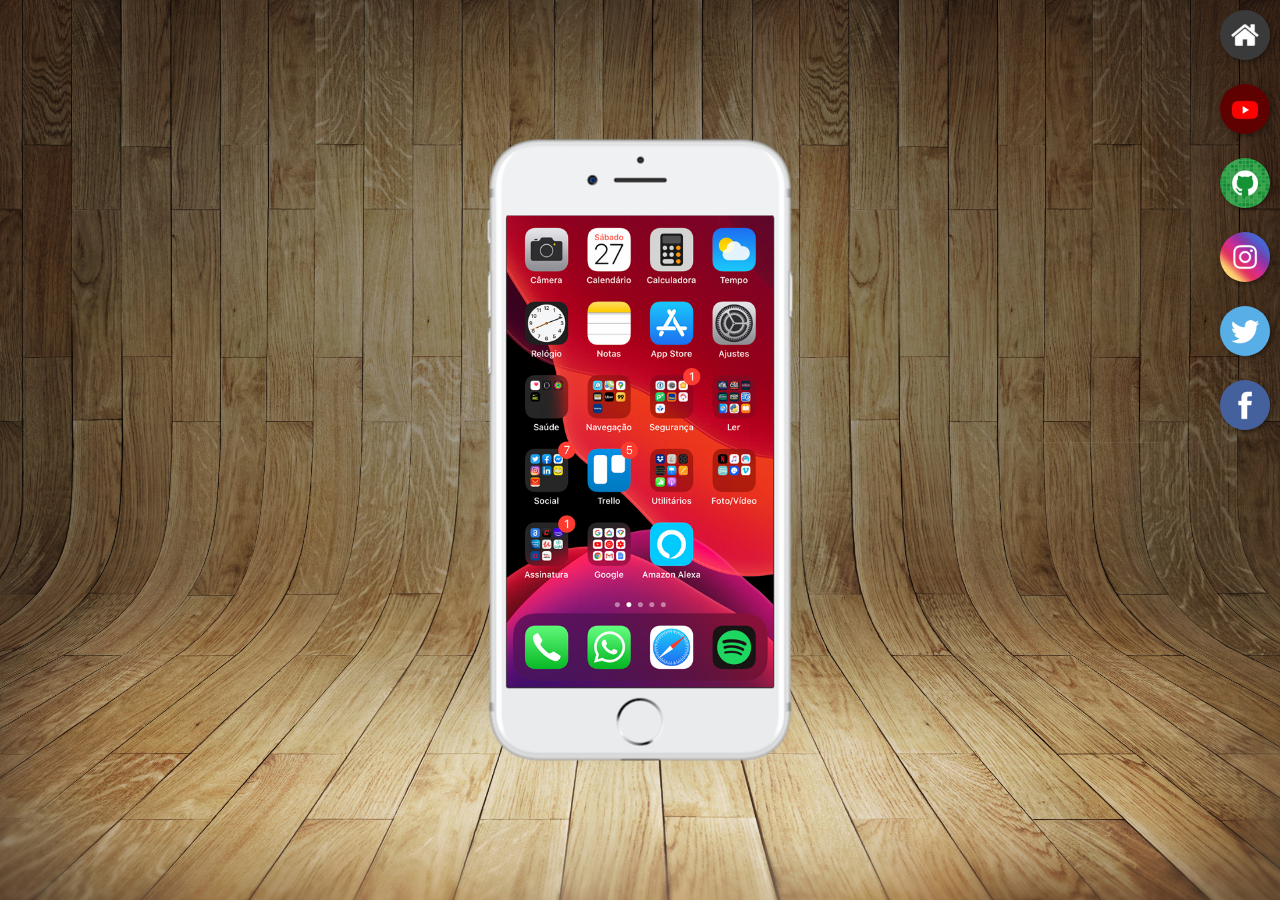
<file: index.html>
<!DOCTYPE html>
<html lang="pt-br">
<head>
    <meta charset="UTF-8">
    <meta http-equiv="X-UA-Compatible" content="IE=edge">
    <meta name="viewport" content="width=device-width, initial-scale=1.0">
    <link rel="shortcut icon" href="favicon.ico" type="image/x-icon">
    <link rel="stylesheet" href="estilos/style.css">
    <title>Projeto Redes Sociais</title>
</head>
<body>
    <main>
        <section id="telefone">
            <iframe src="home.html" name="tela"  id="tela"  frameborder="0">
                Seu navegador não é compatível com isso.
            </iframe>
        </section>
        <section id="redes-sociais">
            <a href="home.html" target="tela"><img src="imagens/logo-home.jpg" alt="Home"></a><br>
            <a href="youtube.html" target="tela"><img src="imagens/logo-youtube.jpg" alt="YouTube"></a><br>
            <a href="github.html" target="tela"><img src="imagens/logo-github.jpg" alt="GitHub"></a><br>
            <a href="instagram.html" target="tela"><img src="imagens/logo-instagram.jpg" alt="Instagram"></a><br>
            <a href="twitter.html" target="tela"><img src="imagens/logo-twitter.jpg" alt="Twitter"></a><br>
            <a href="facebook.html" target="tela"><img src="imagens/logo-facebook.jpg" alt="Facebook"></a>
        </section>
    </main>
</body>
</html>
</file>
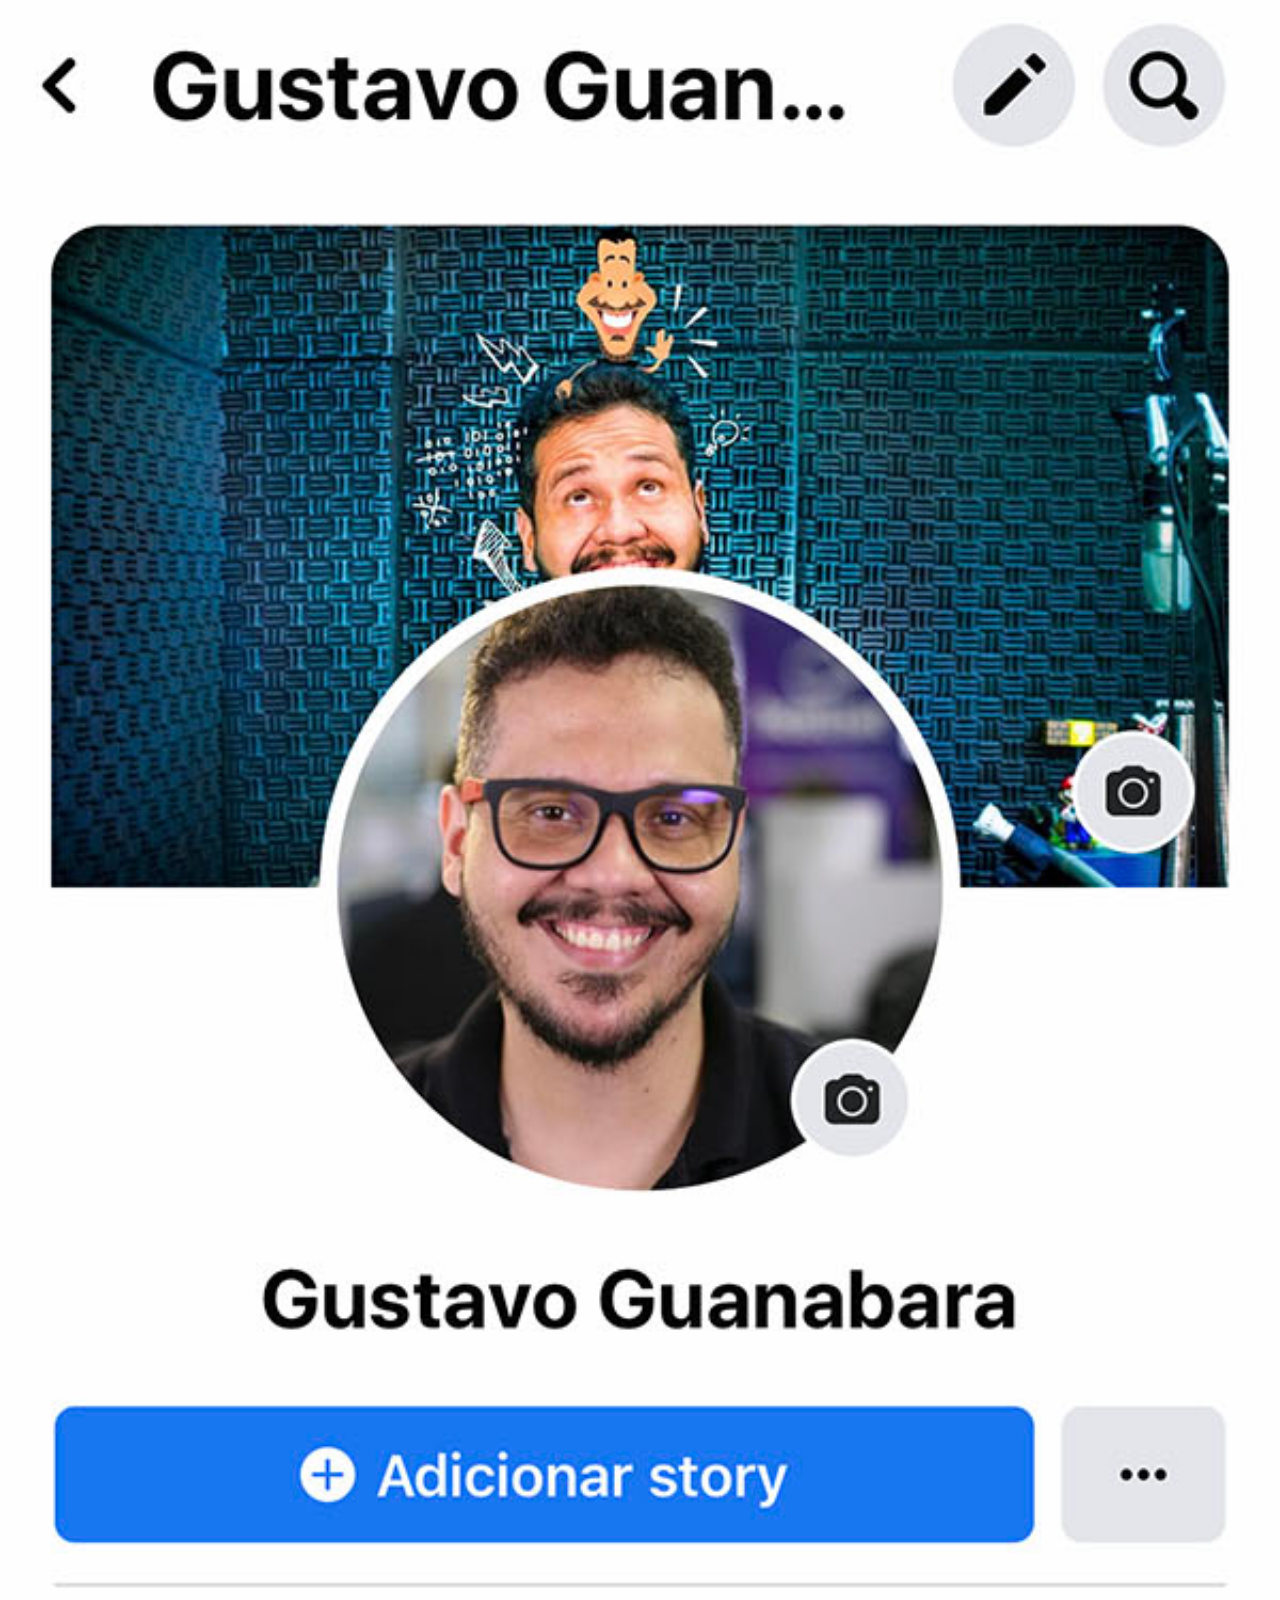
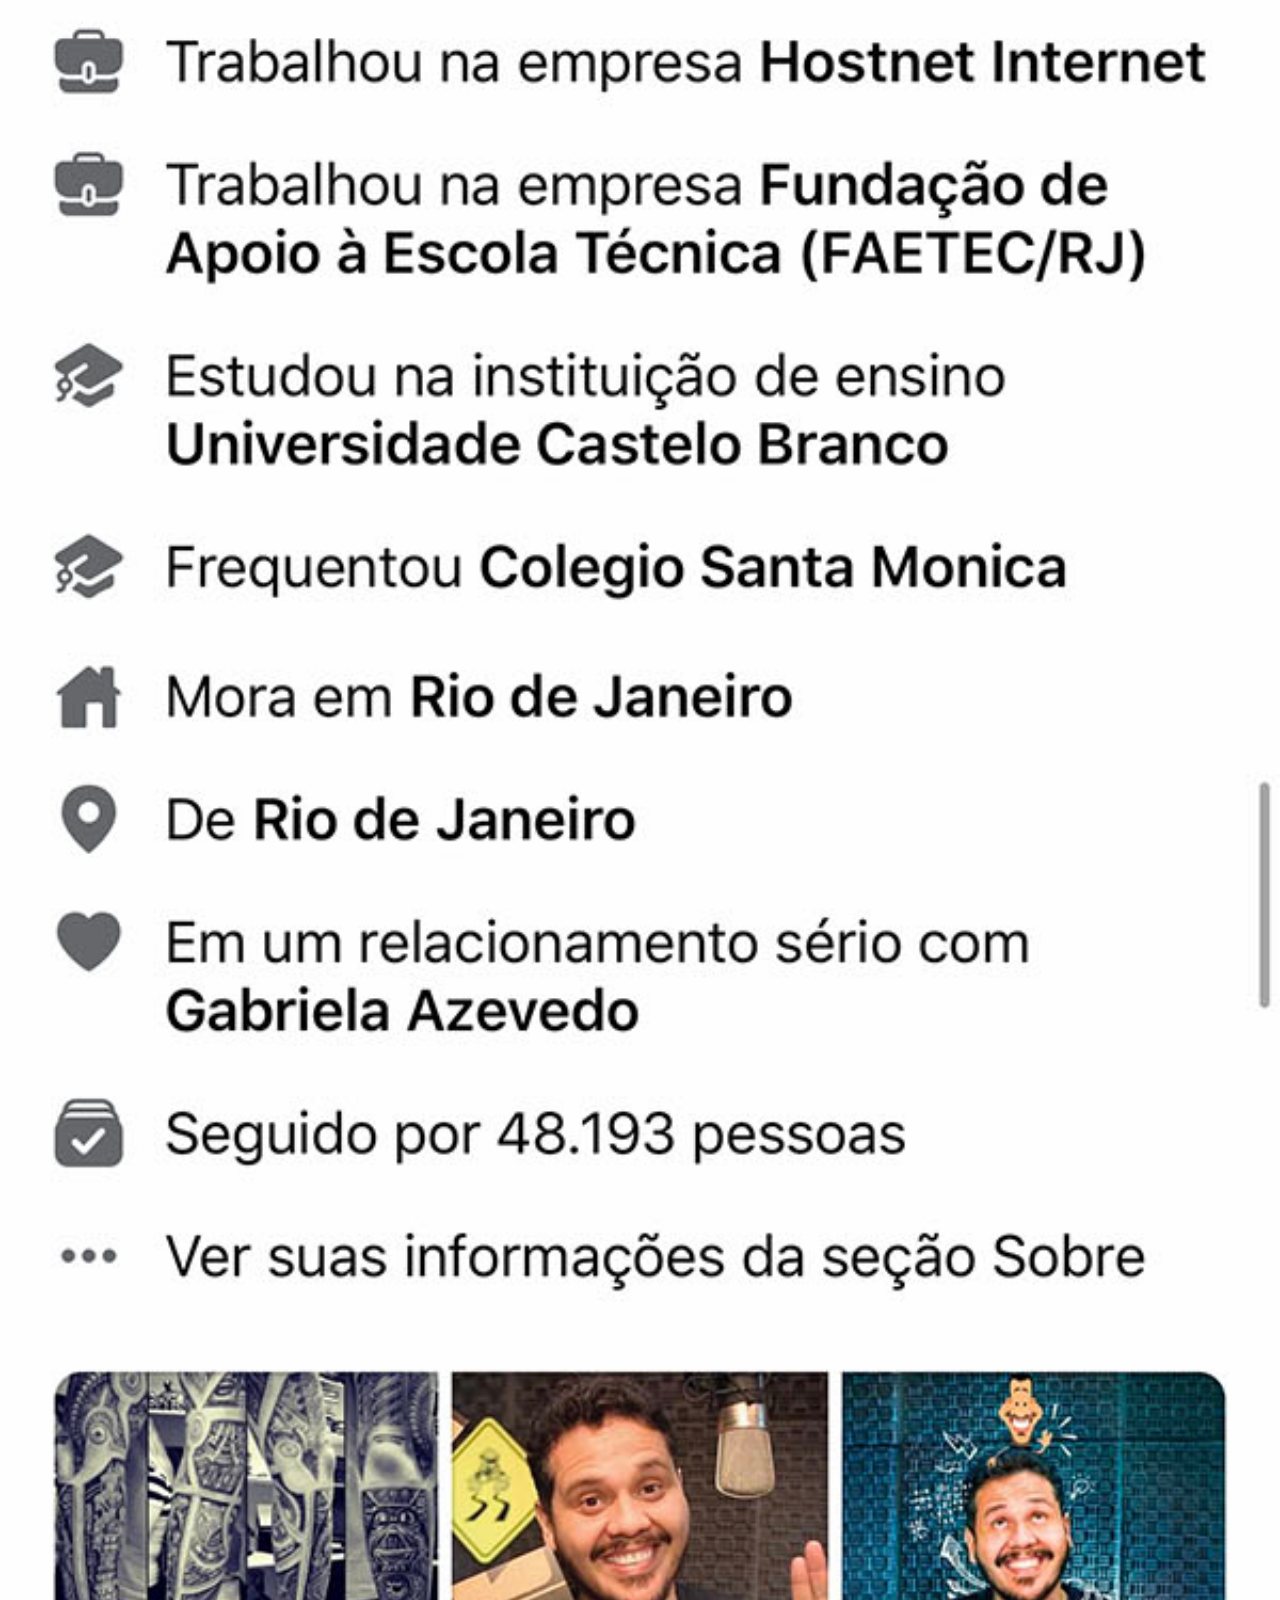
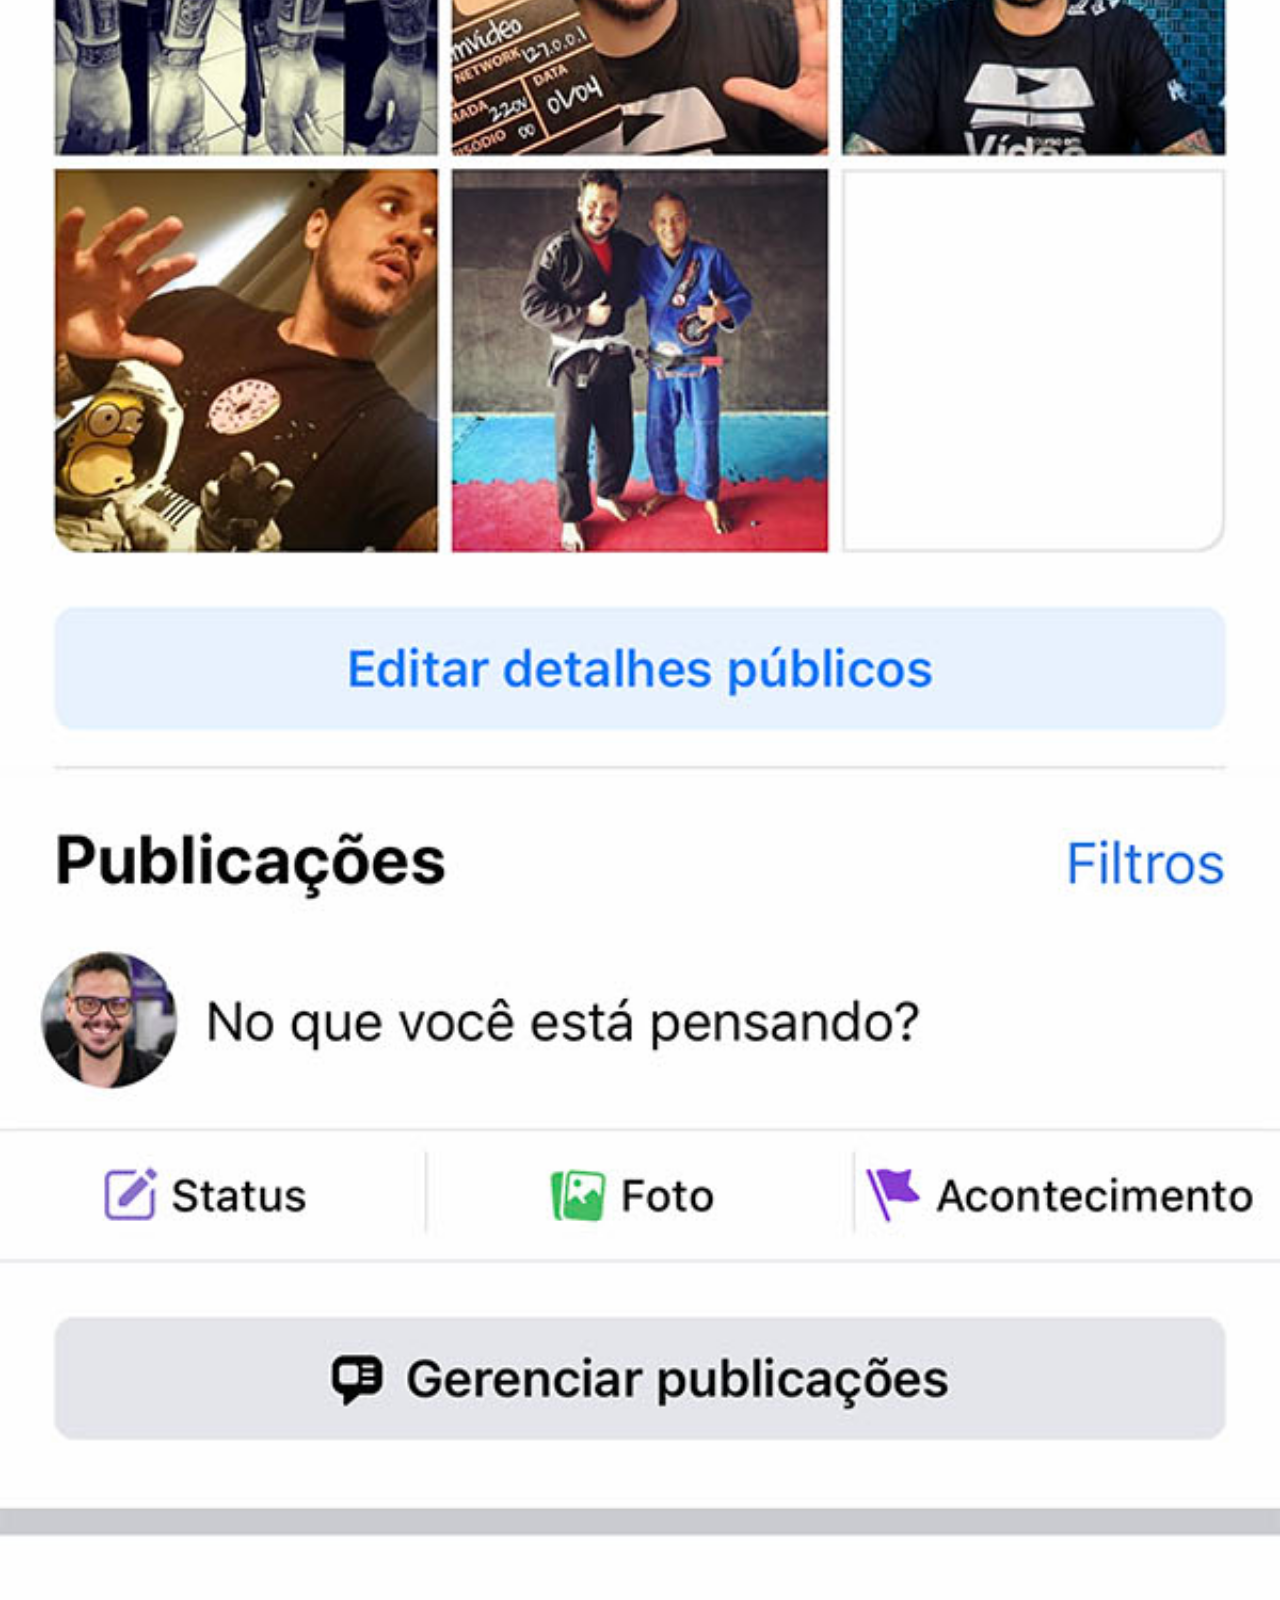
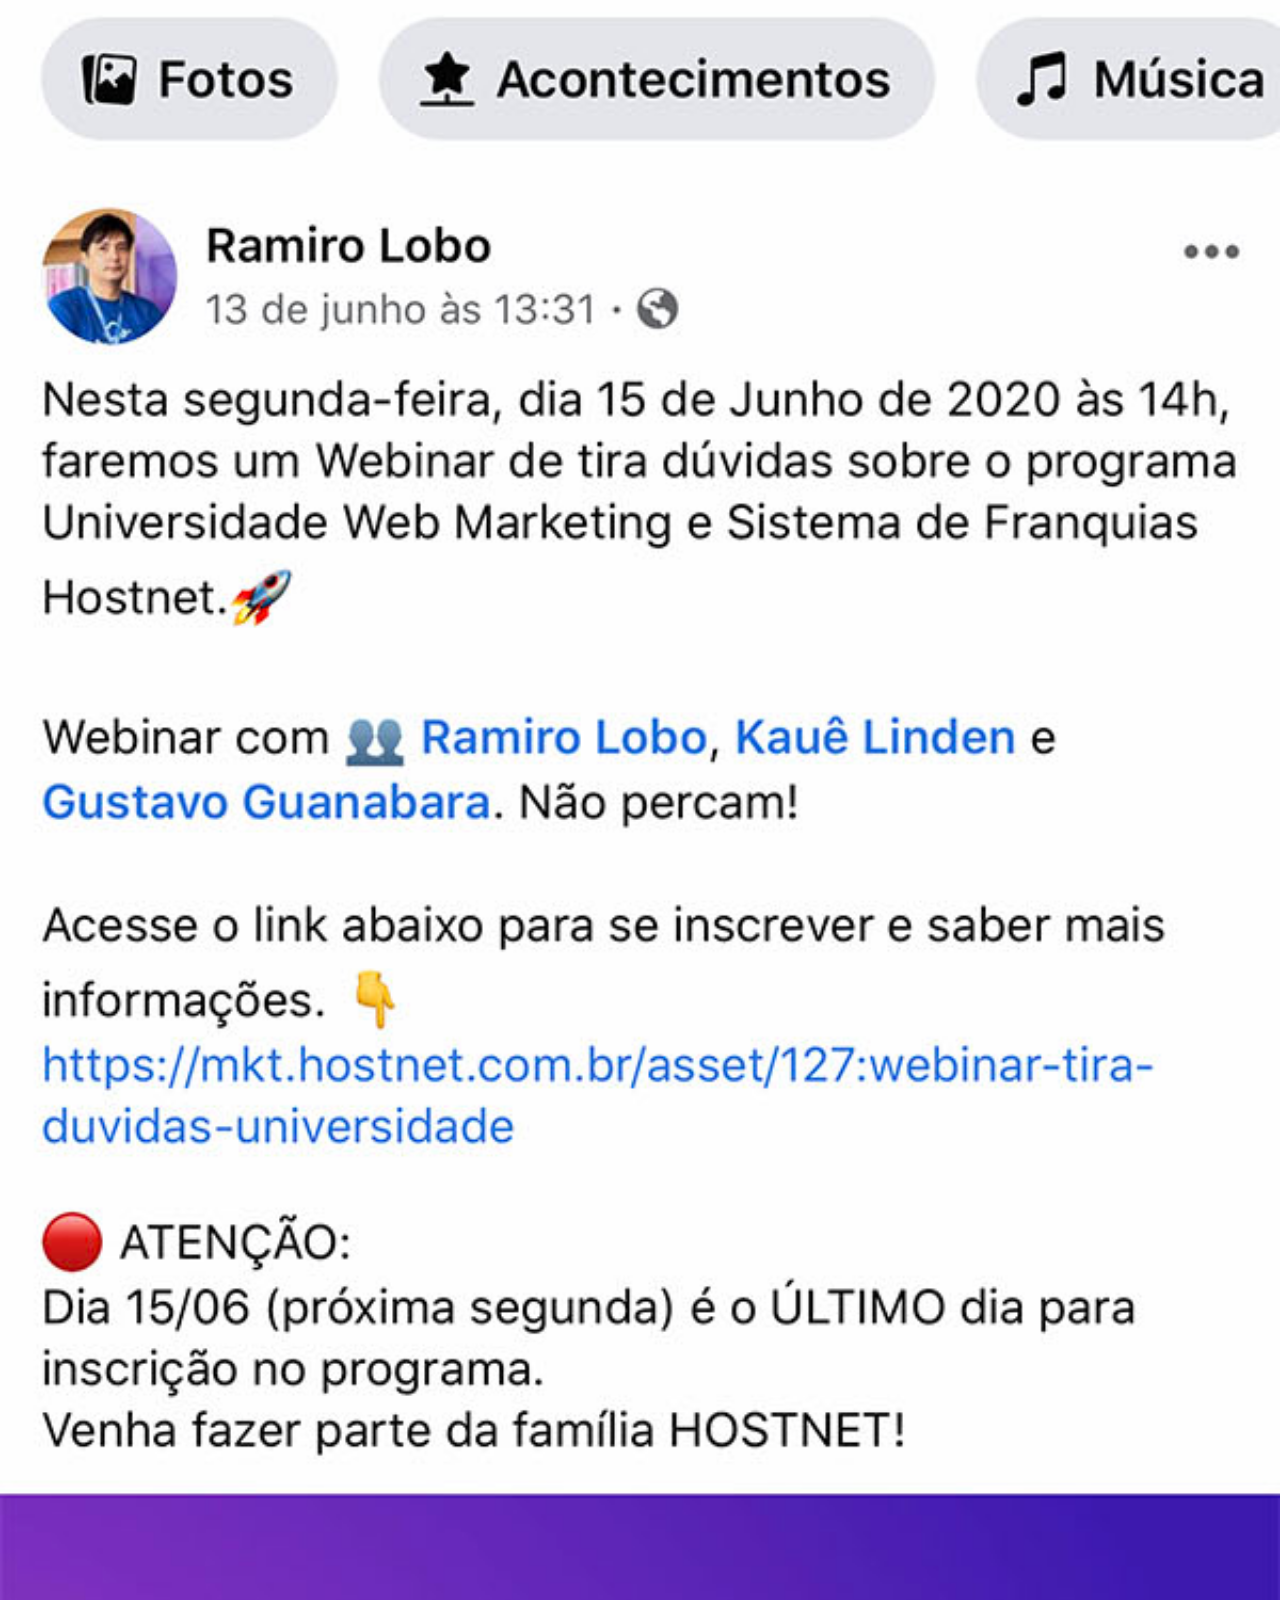
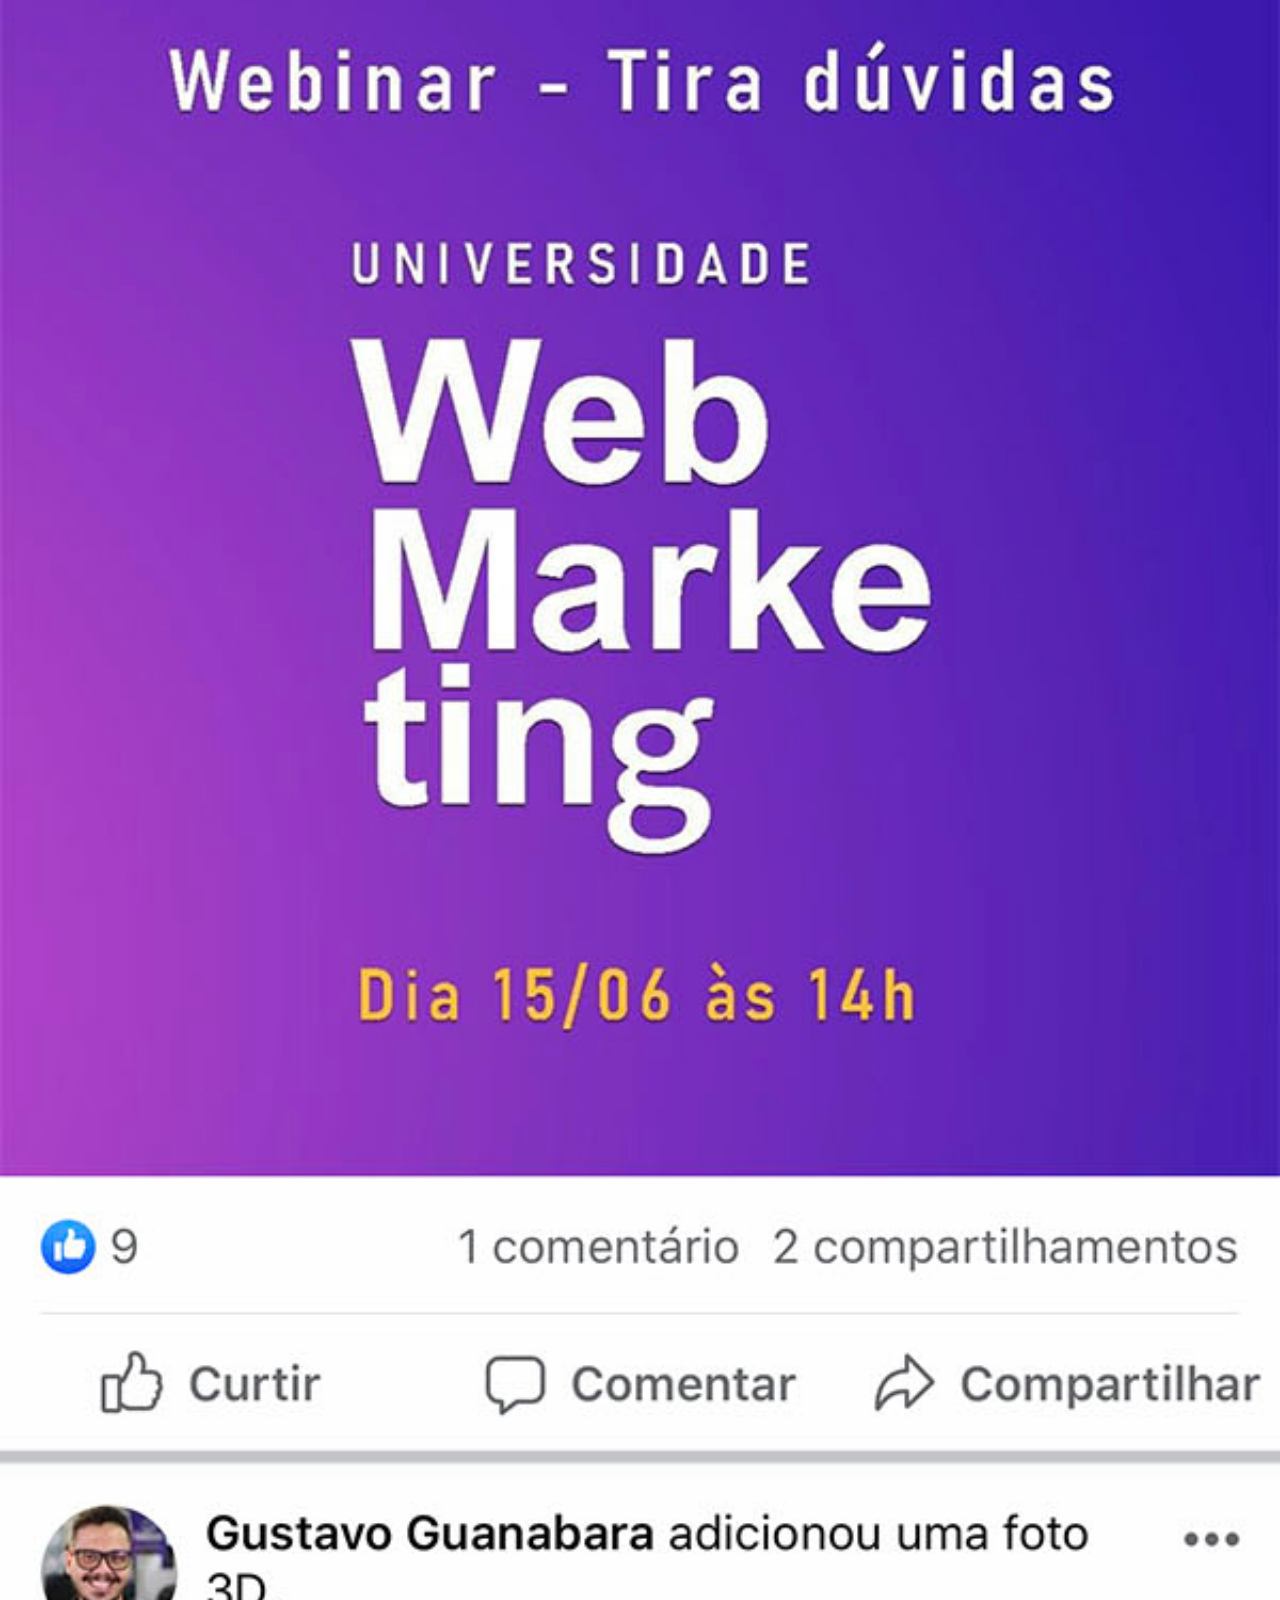
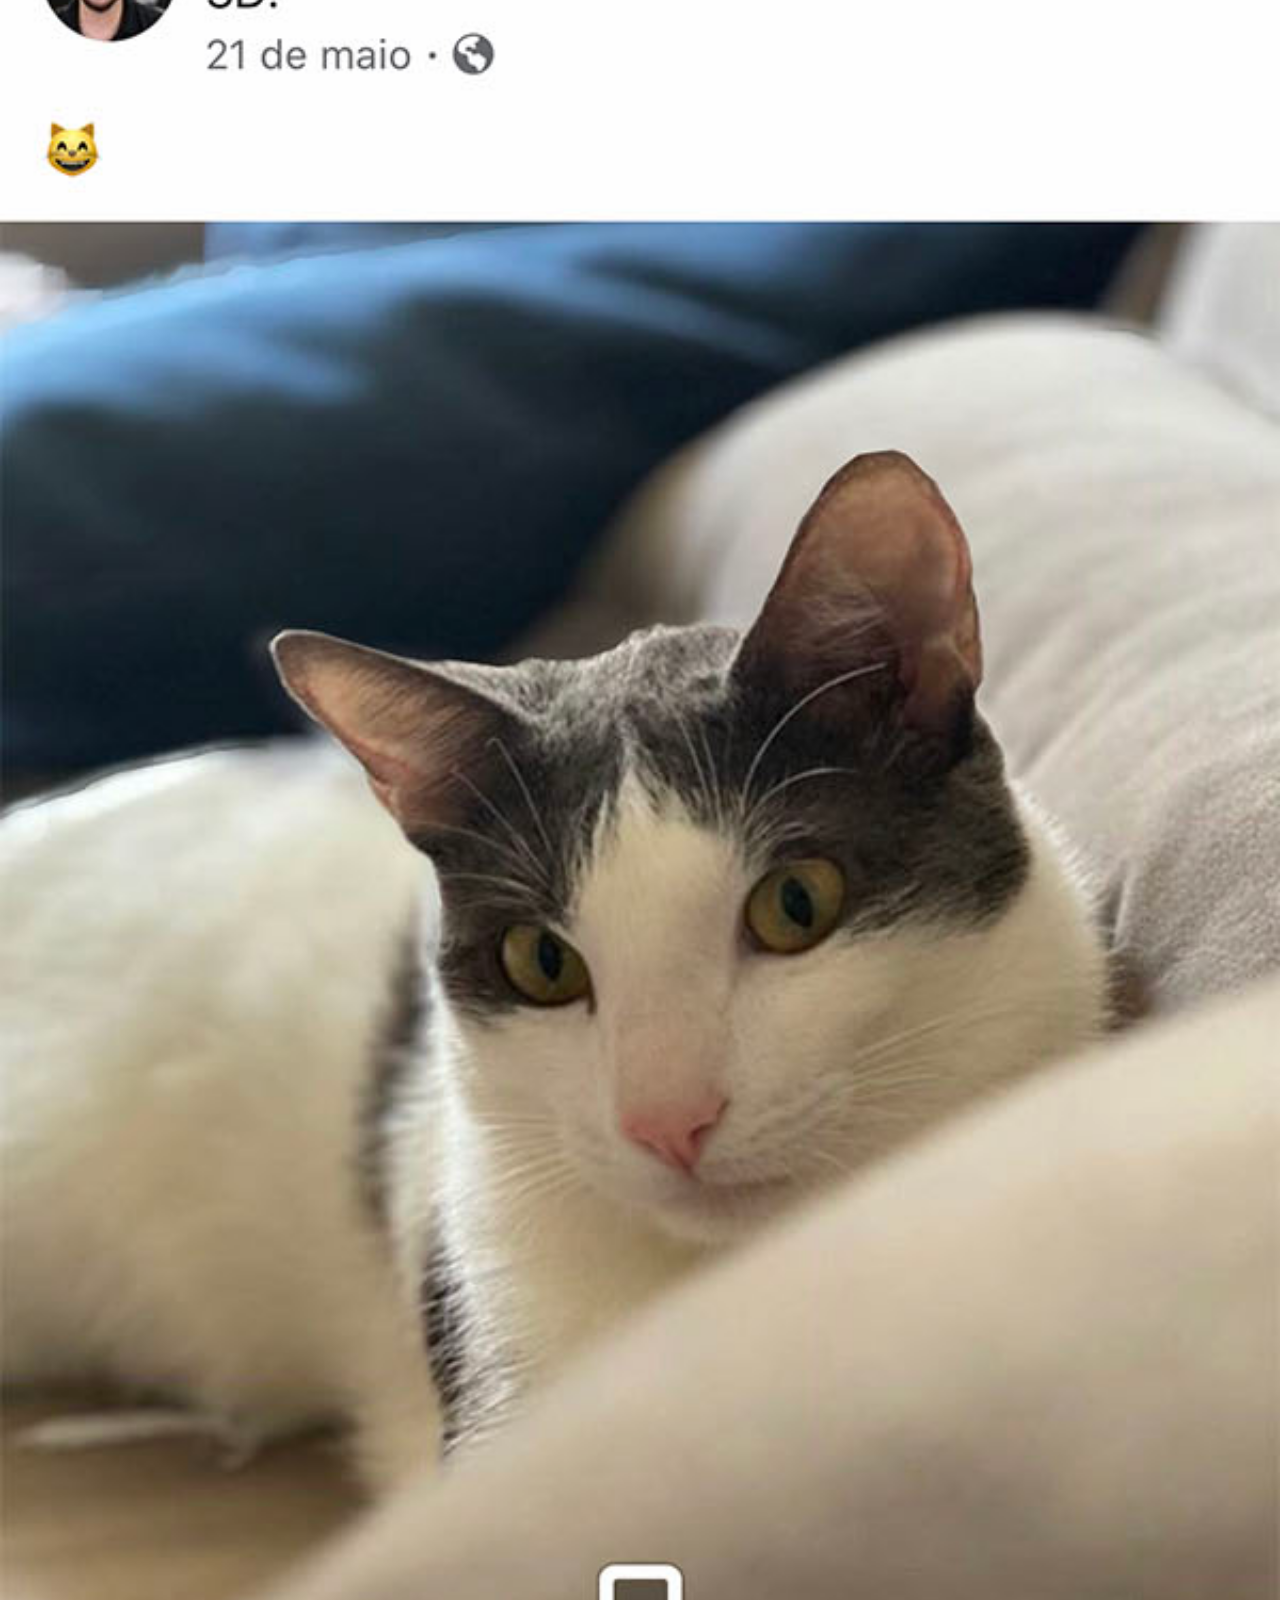
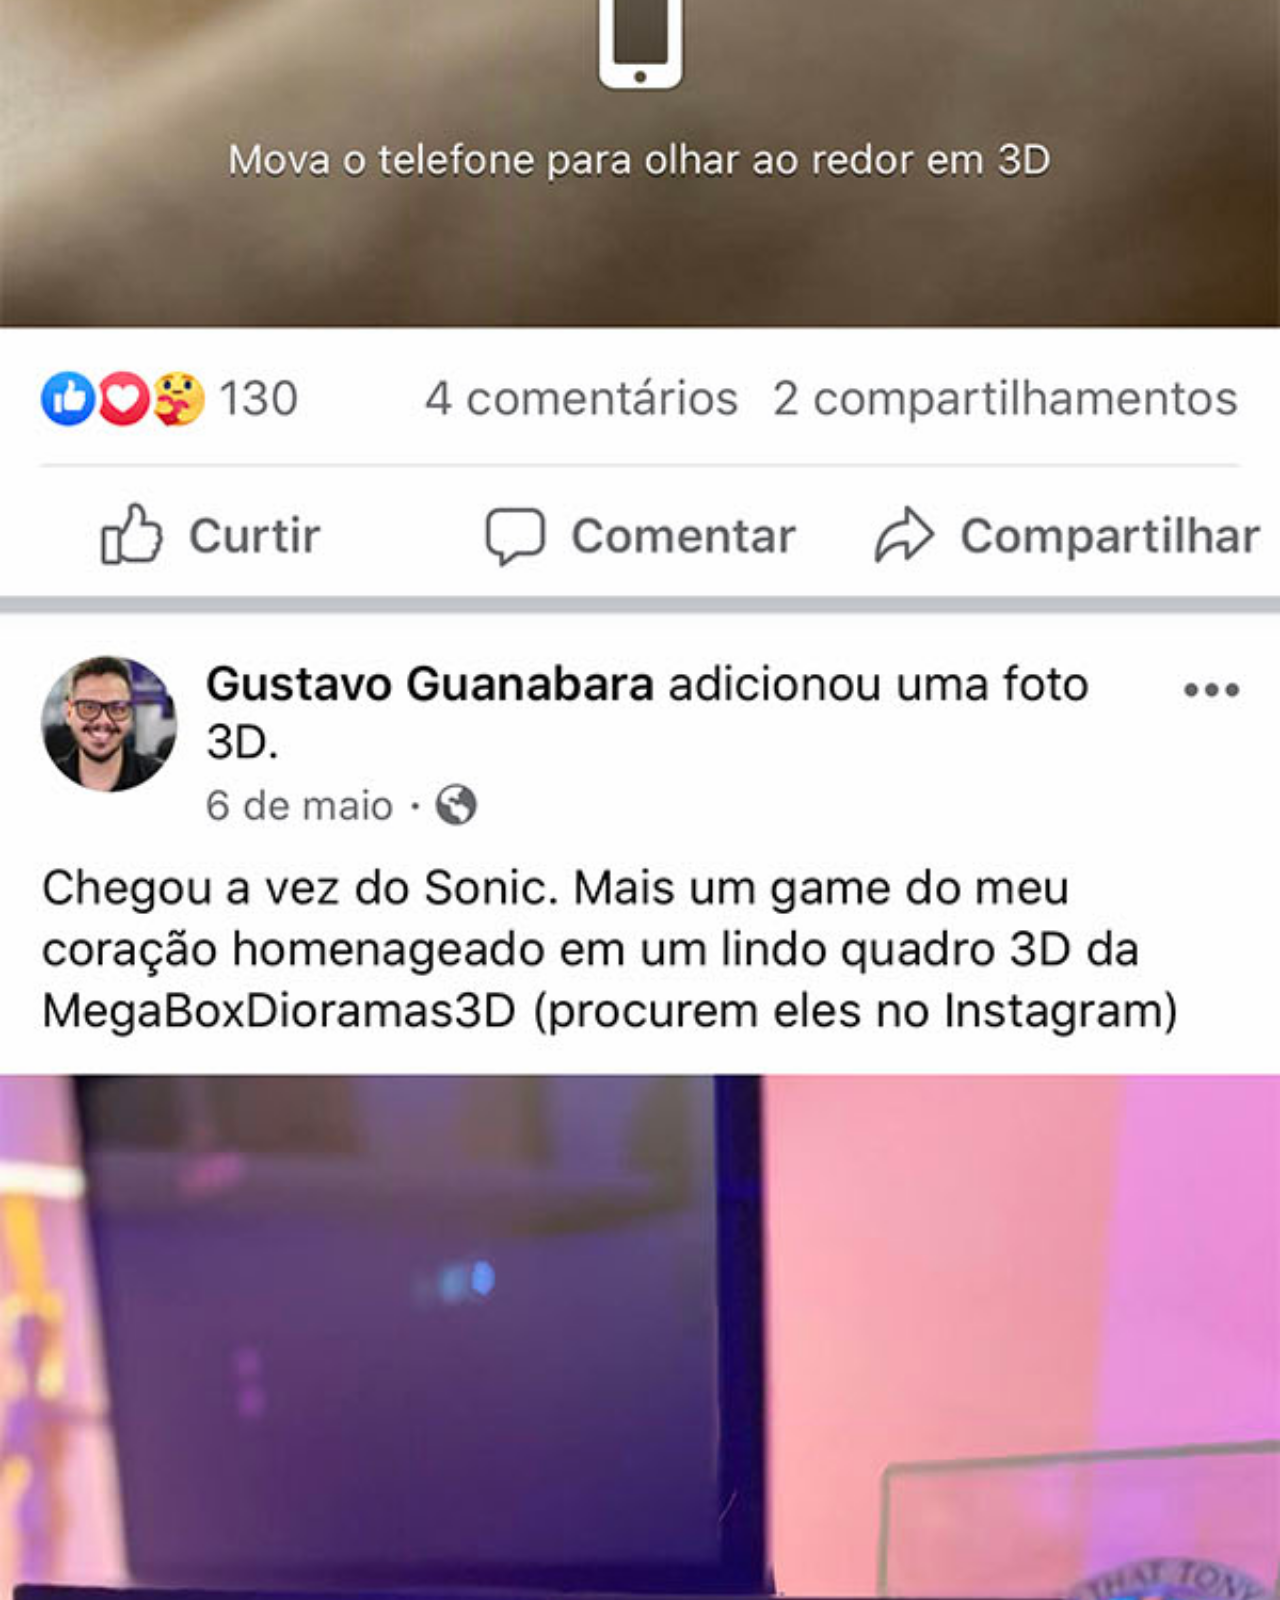
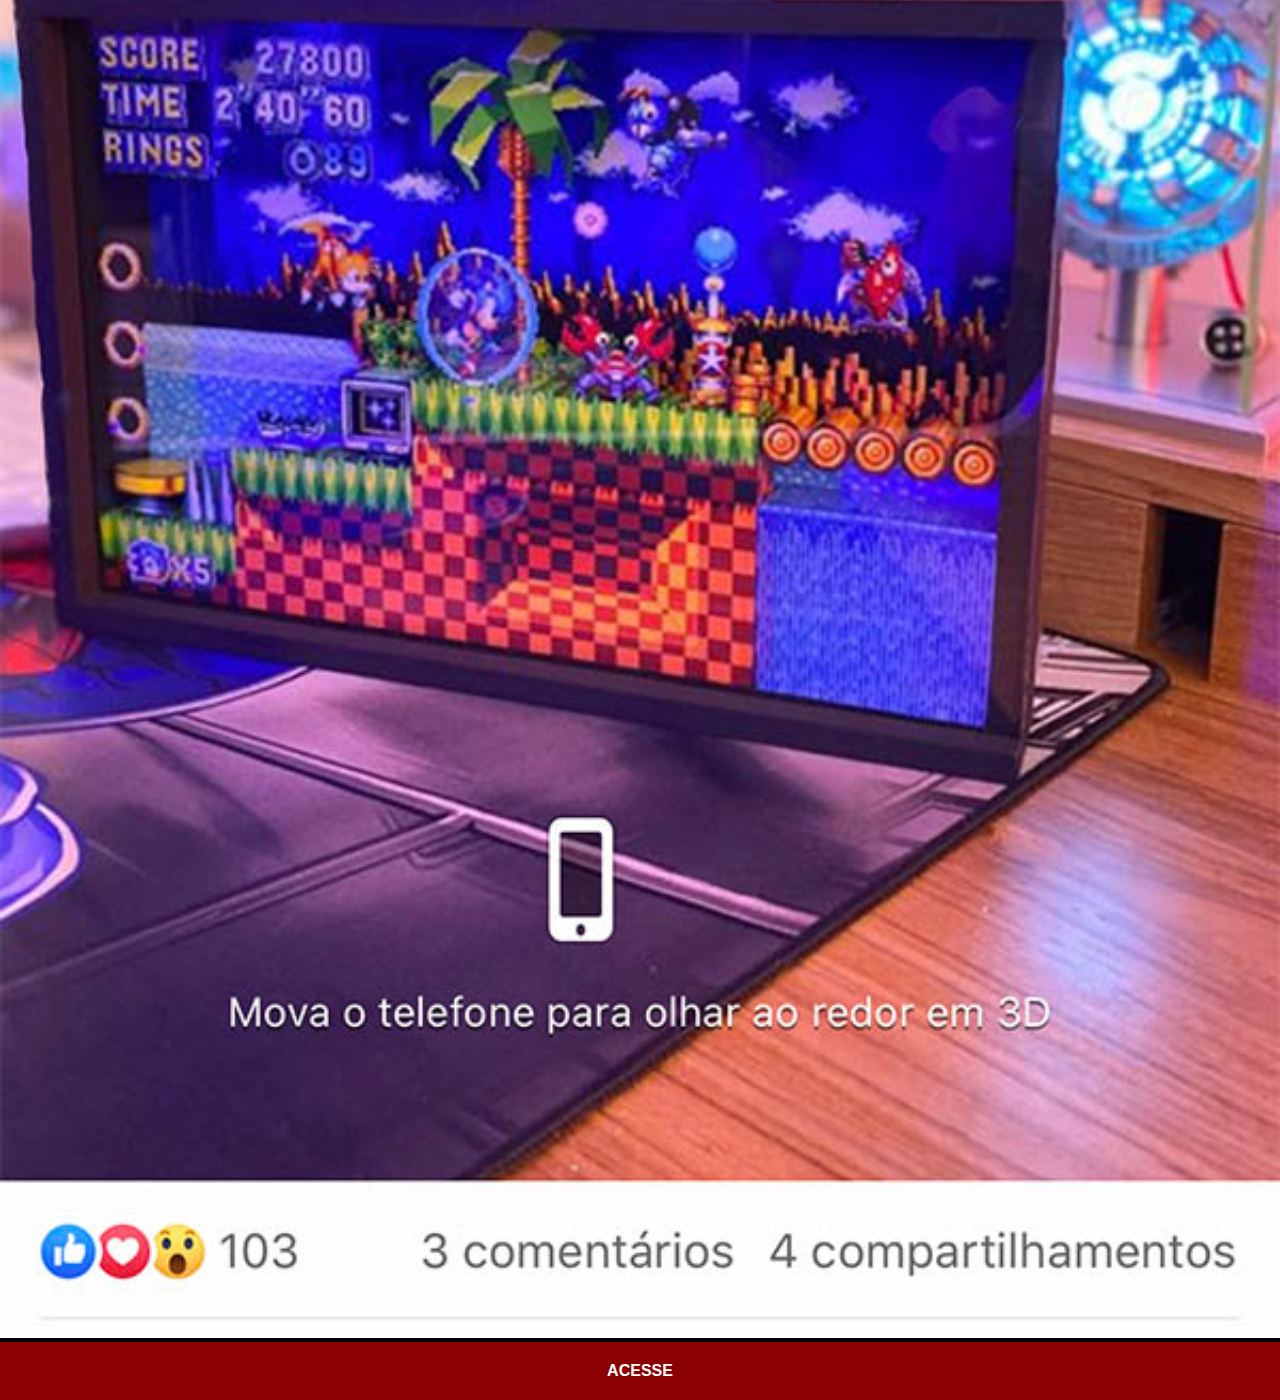
<file: facebook.html>
<!DOCTYPE html>
<html lang="pt-br">
<head>
    <meta charset="UTF-8">
    <meta http-equiv="X-UA-Compatible" content="IE=edge">
    <meta name="viewport" content="width=device-width, initial-scale=1.0">
    <title>Facebook</title>
    <link rel="stylesheet" href="estilos/social.css">
</head>
<body>
    <img src="imagens/tela-facebook.jpg" alt="Facebook">
    <a href="https://www.facebook.com/gustavoguanabara" target="_blank">ACESSE</a>
</body>
</html>
</file>
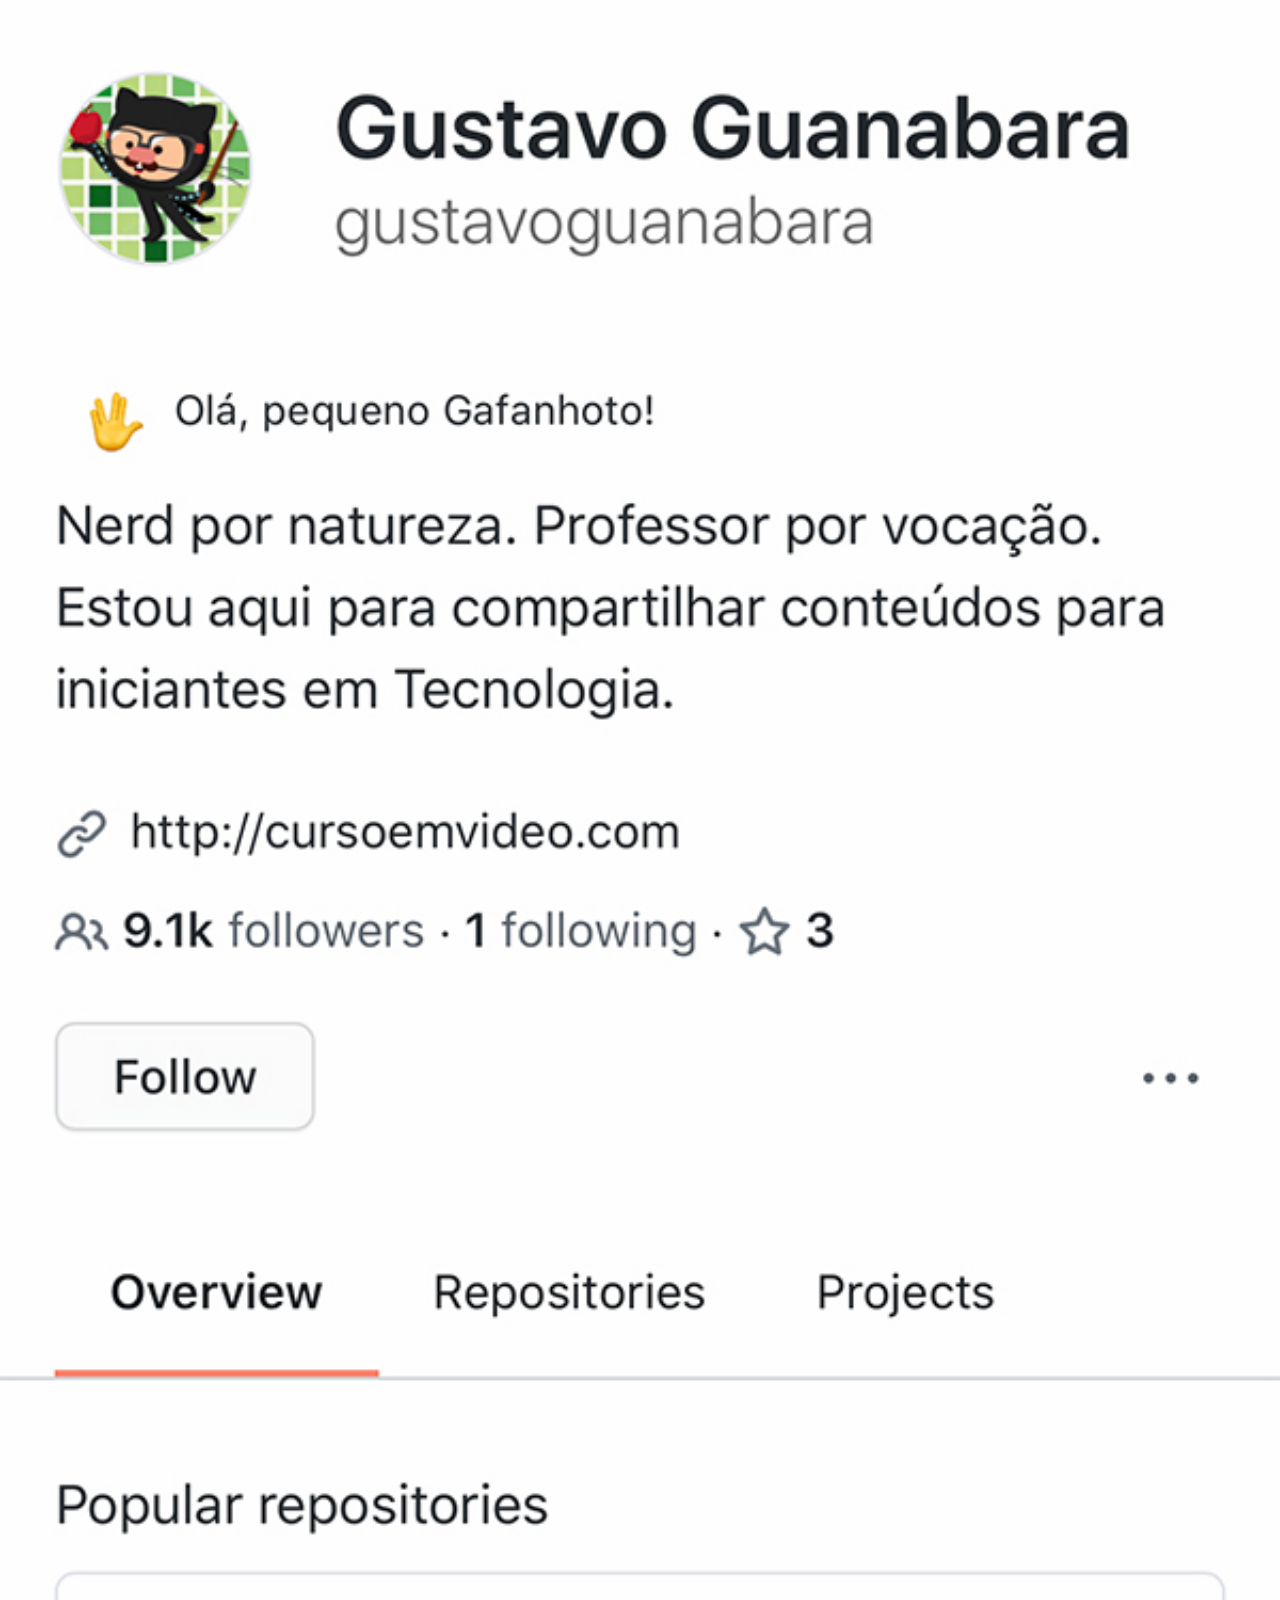
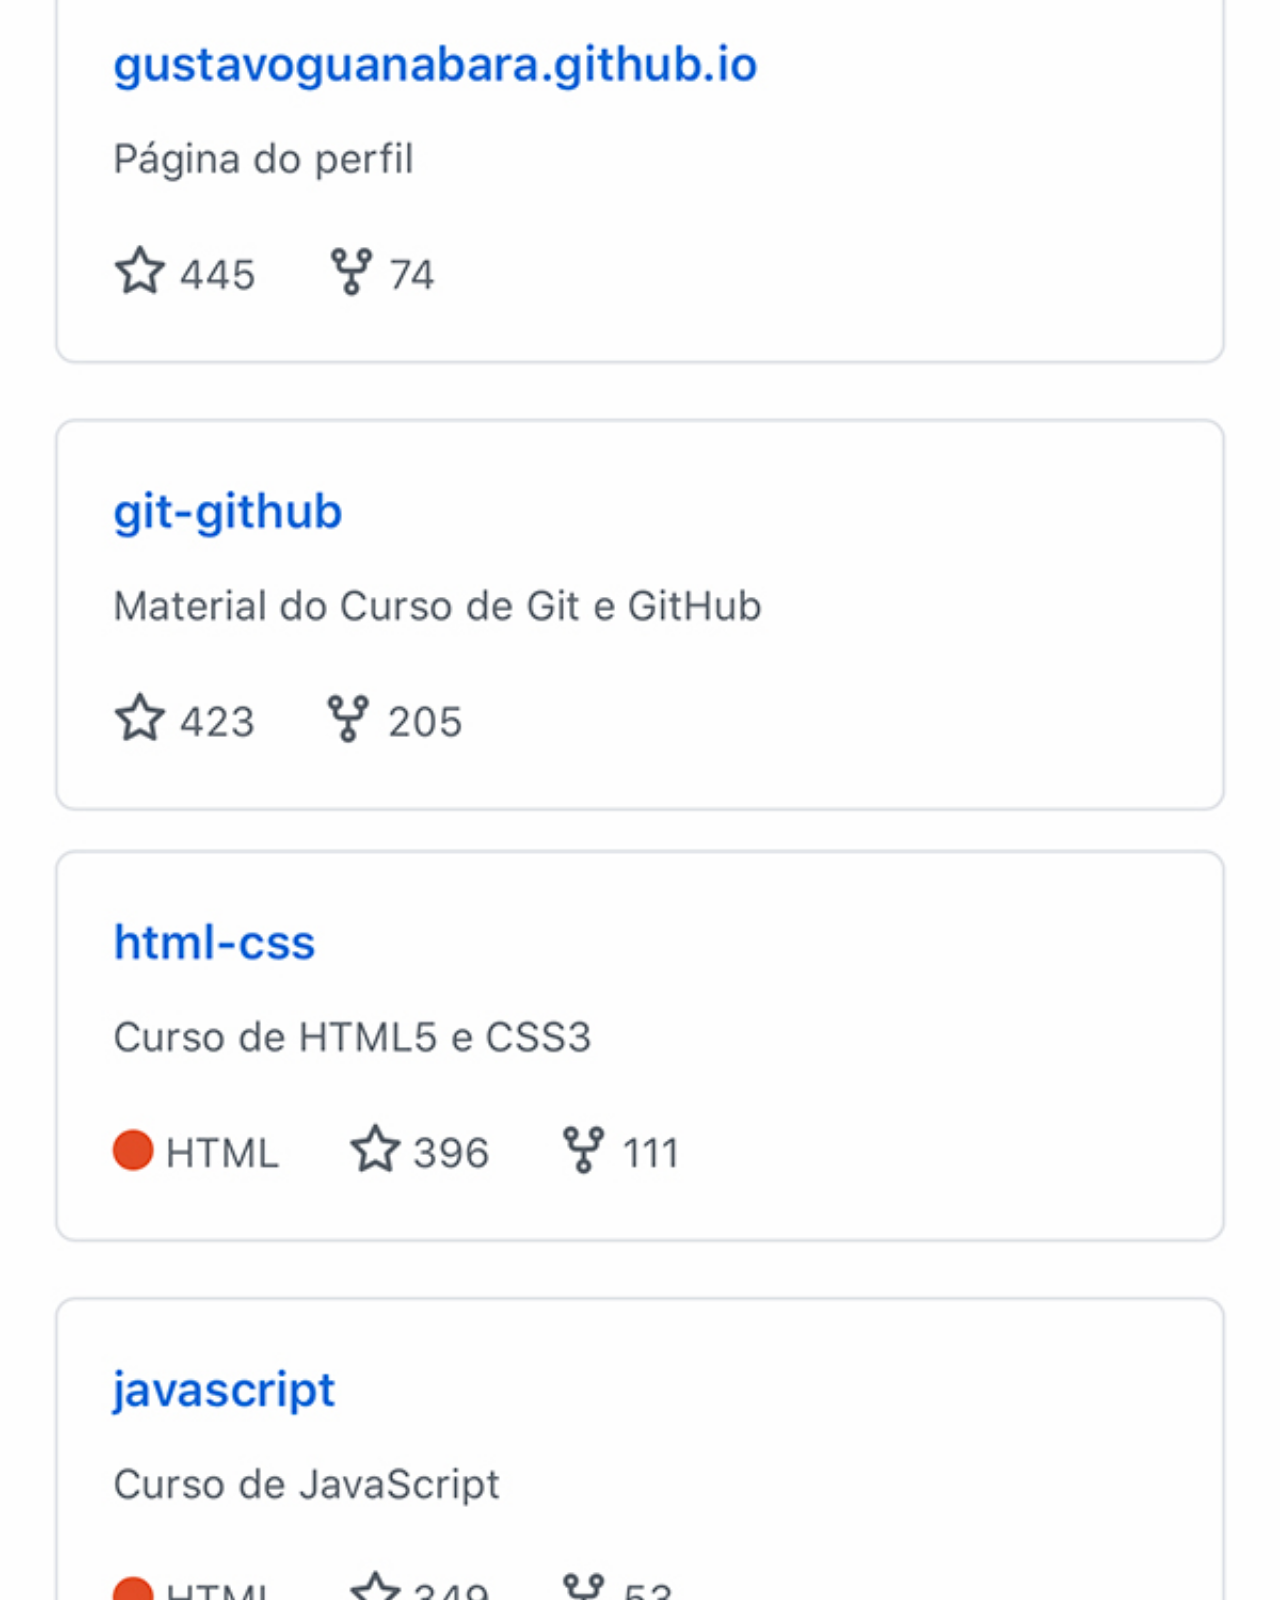
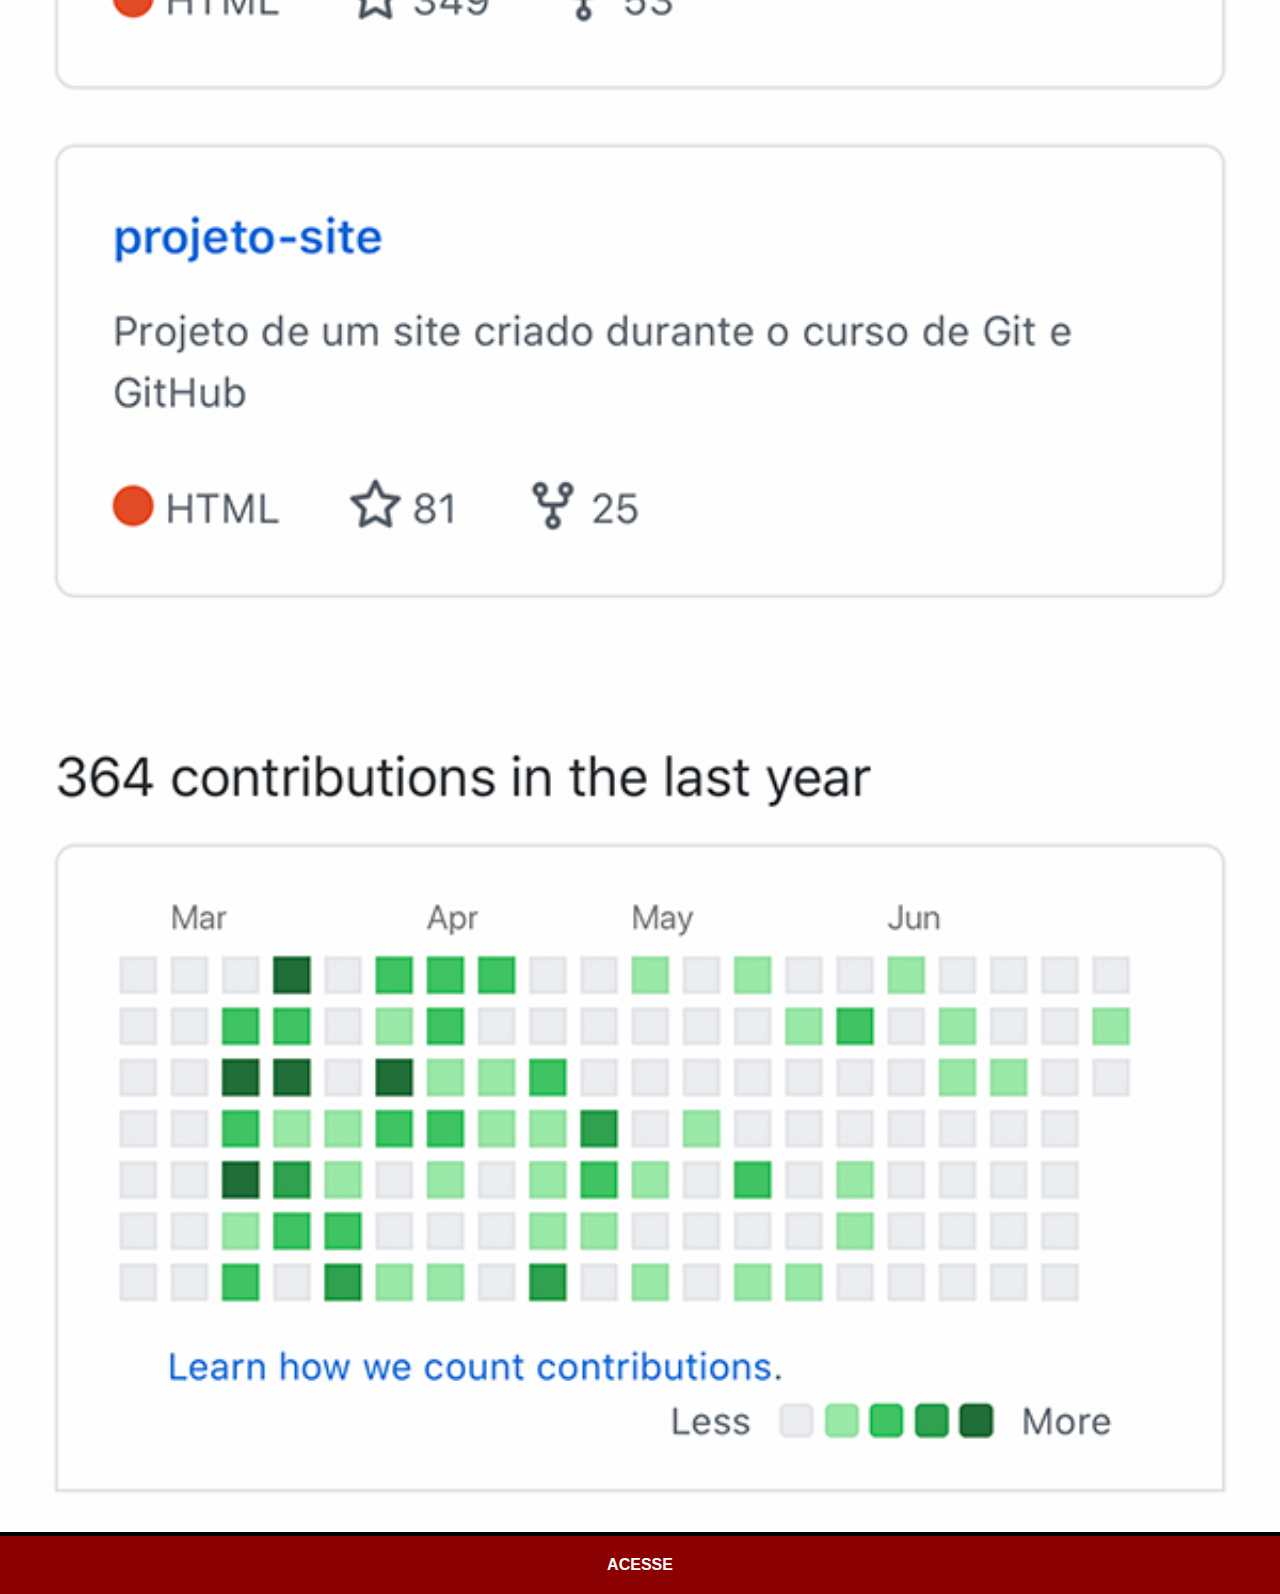
<file: github.html>
<!DOCTYPE html>
<html lang="pt-br">
<head>
    <meta charset="UTF-8">
    <meta http-equiv="X-UA-Compatible" content="IE=edge">
    <meta name="viewport" content="width=device-width, initial-scale=1.0">
    <title>GitHub</title>
    <link rel="stylesheet" href="estilos/social.css">
</head>
<body>
    <img src="imagens/tela-github.jpg" alt="GitHub">
    <a href="https://gustavoguanabara.github.io/" target="_blank">ACESSE</a>
</body>
</html>
</file>
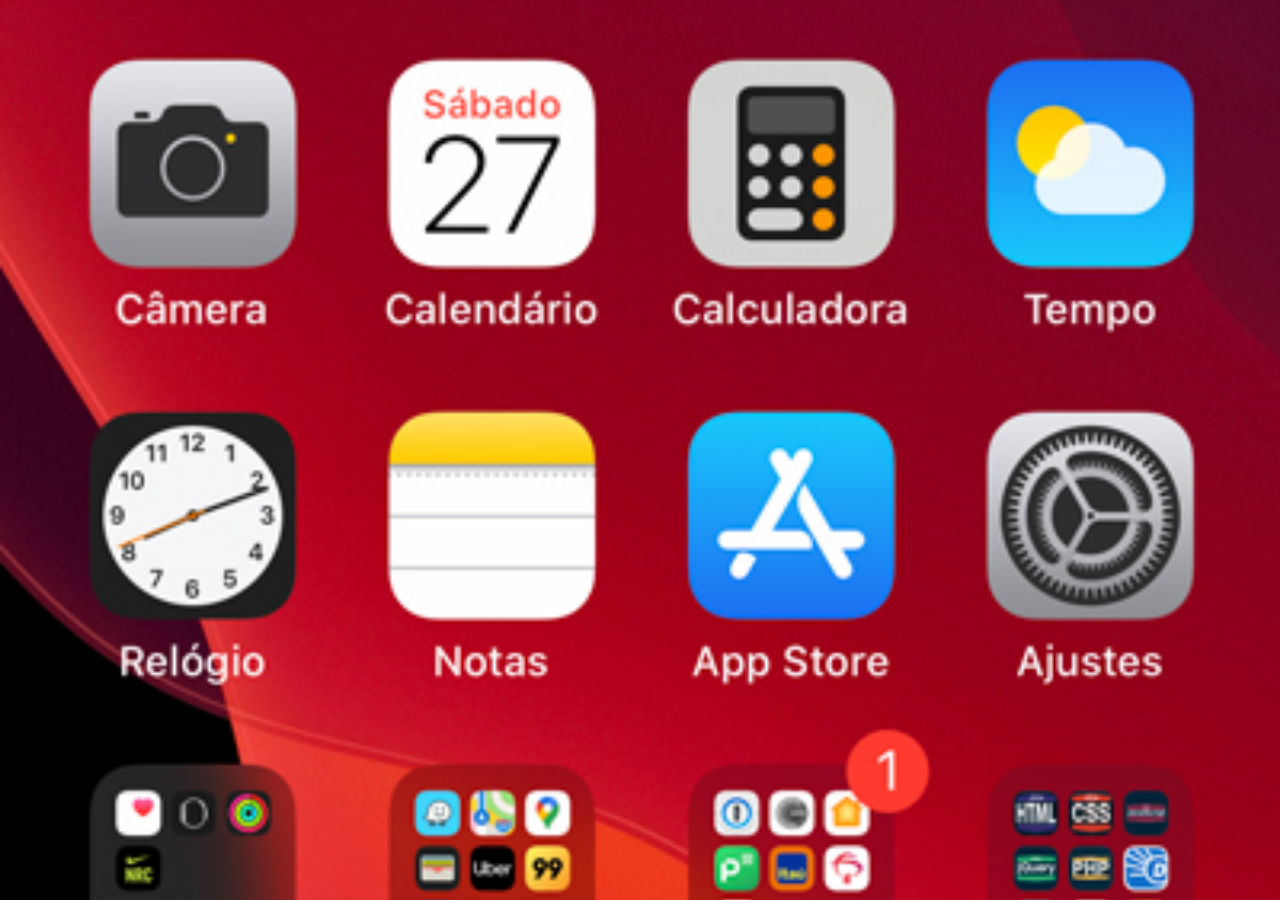
<file: home.html>
<!DOCTYPE html>
<html lang="en">
<head>
    <meta charset="UTF-8">
    <meta http-equiv="X-UA-Compatible" content="IE=edge">
    <meta name="viewport" content="width=device-width, initial-scale=1.0">
    <title>Home</title>
    <link rel="shortcut icon" href="favicon.ico" type="image/x-icon">
</head>
<style>
    *{
        margin: 0px;
        padding: 0px;
    }
    body{
        width: 100vw;
        height: 100vh;
        background: black url('imagens/tela-home.jpg') no-repeat top center;
        background-size: cover;
    }
</style>
<body>

</body>
</html>
</file>
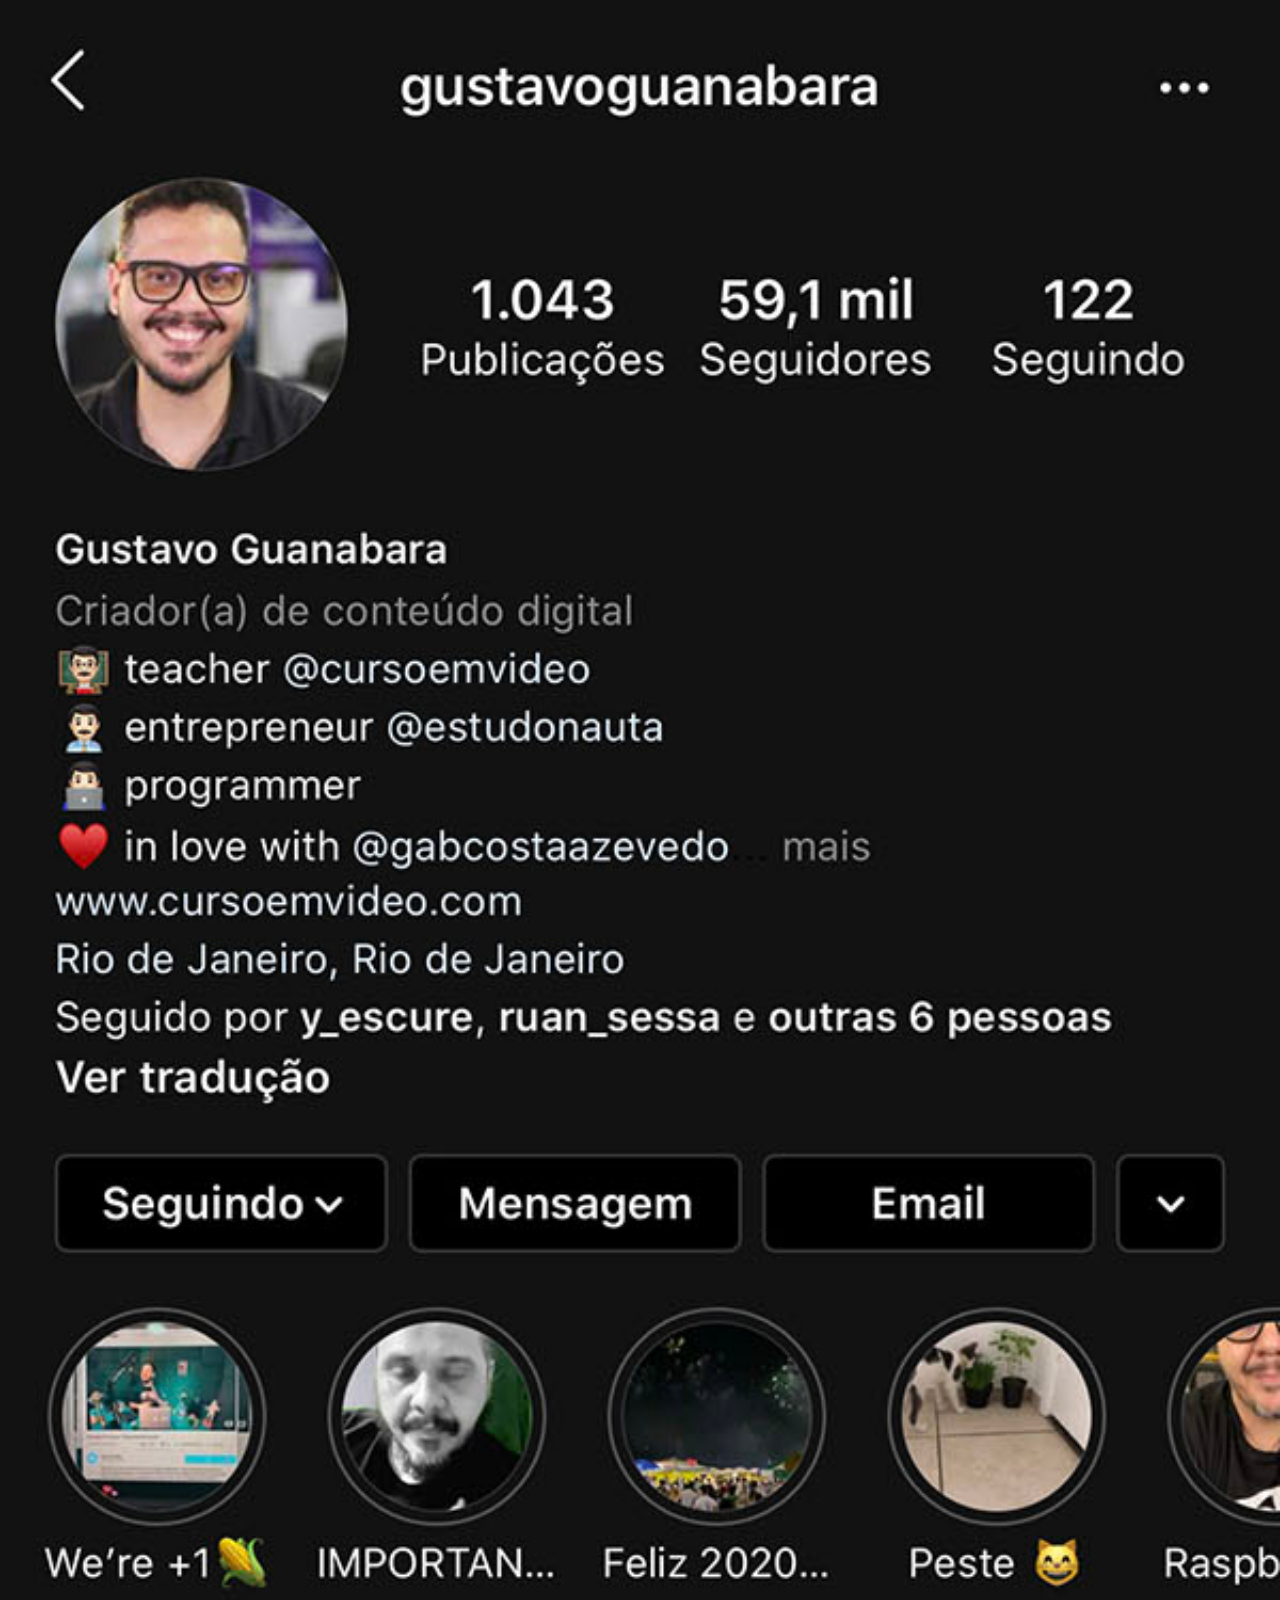
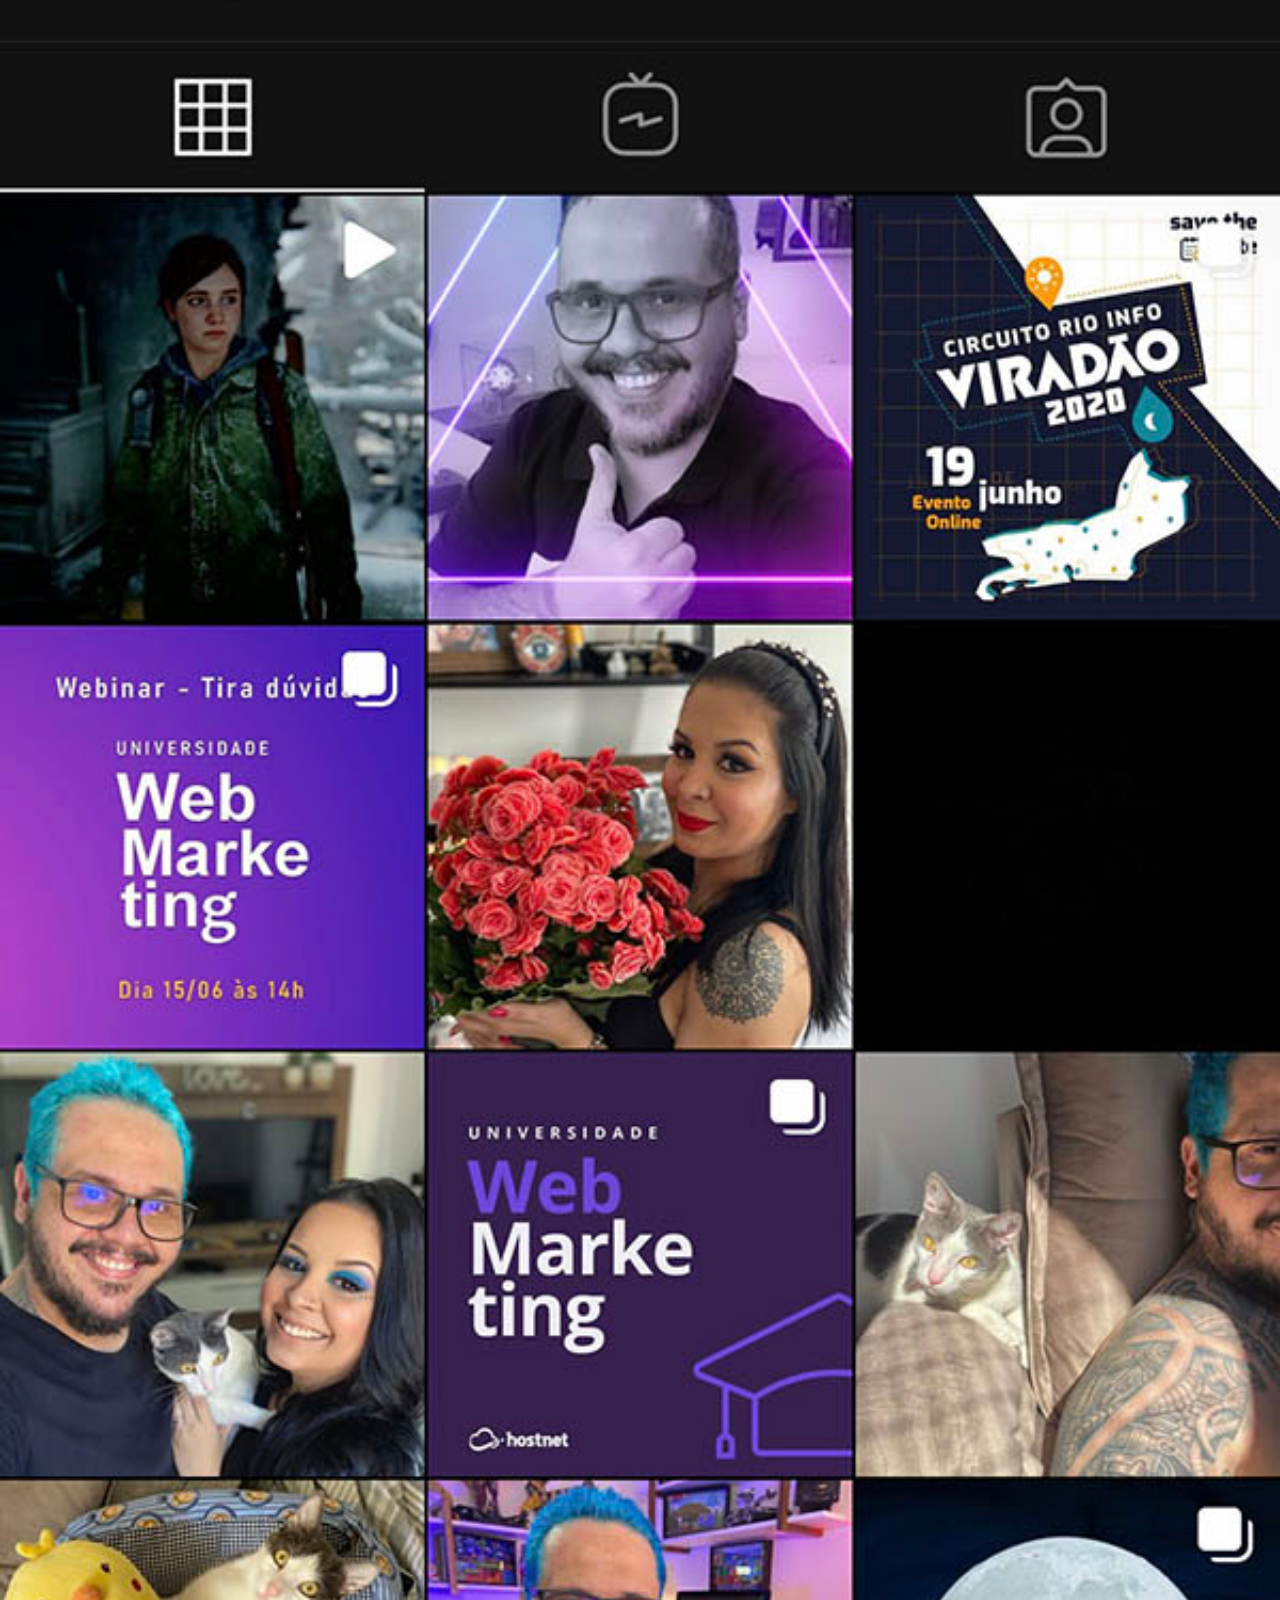
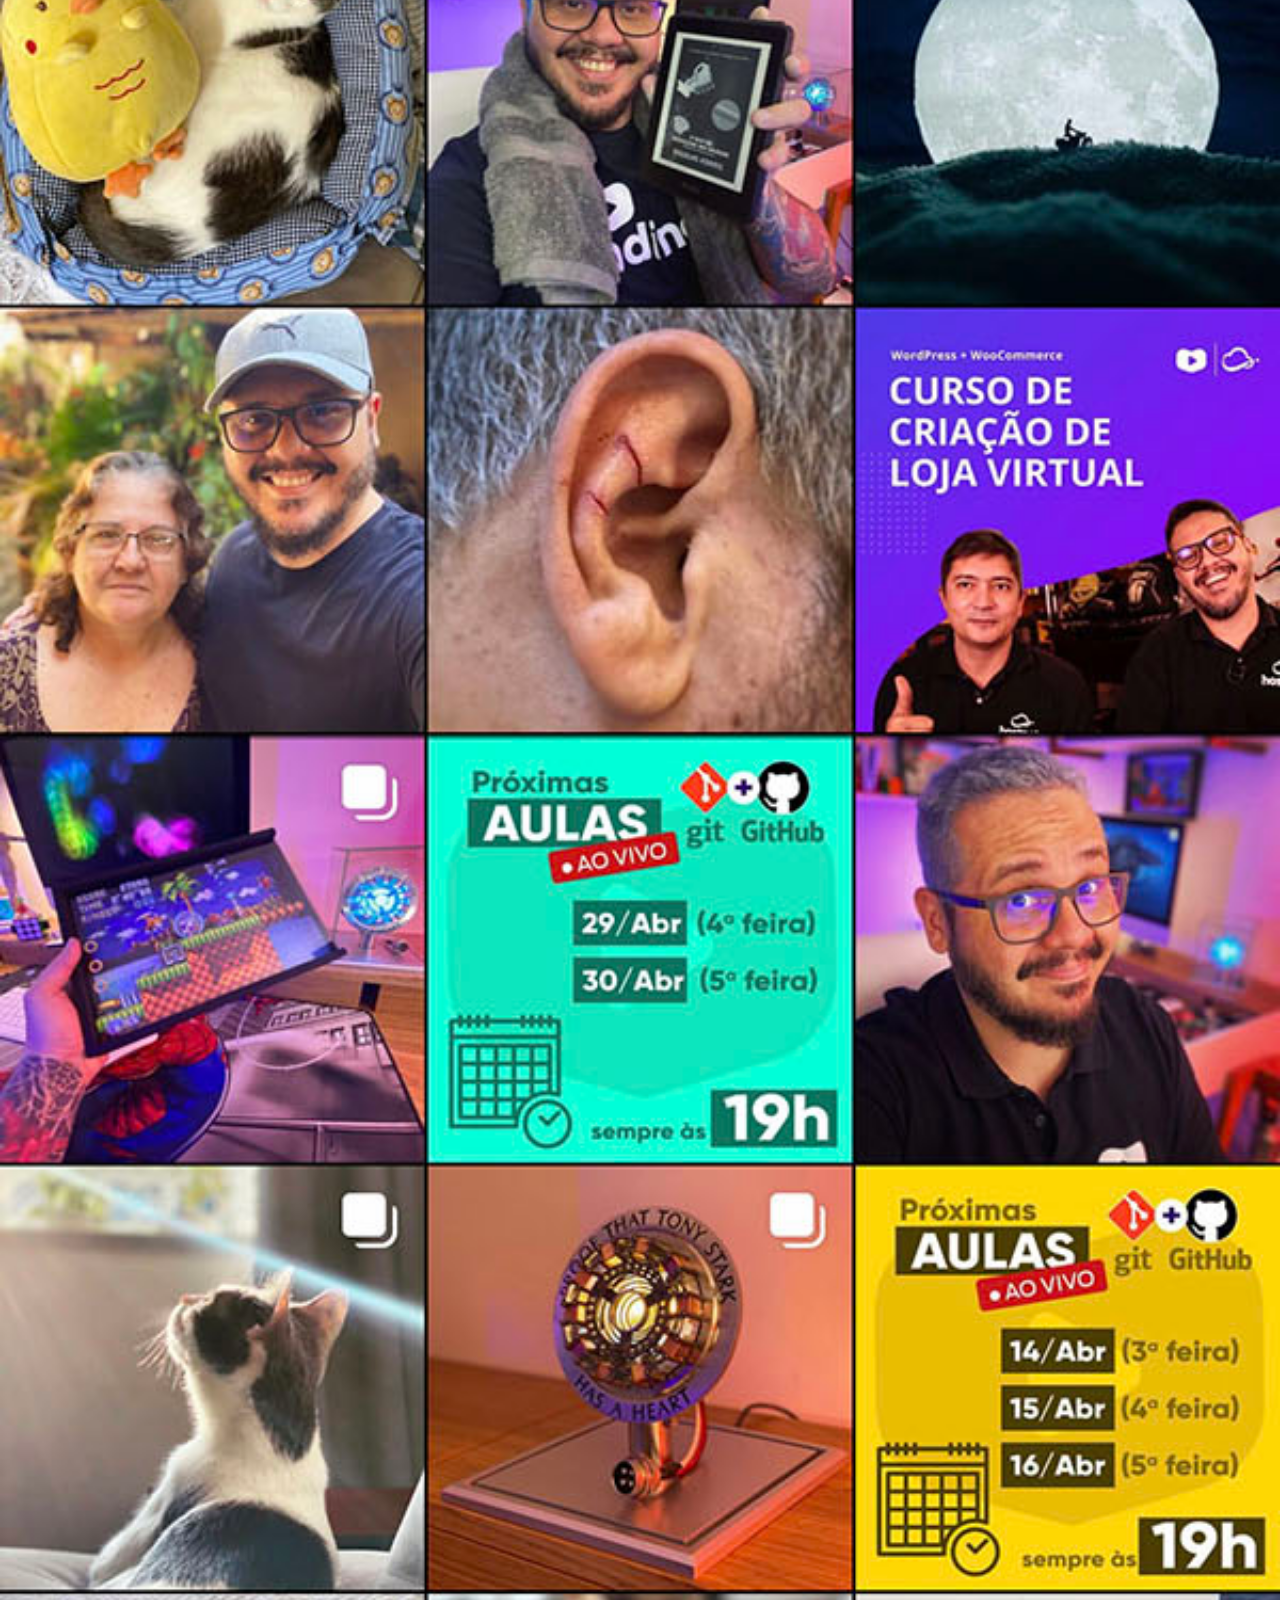
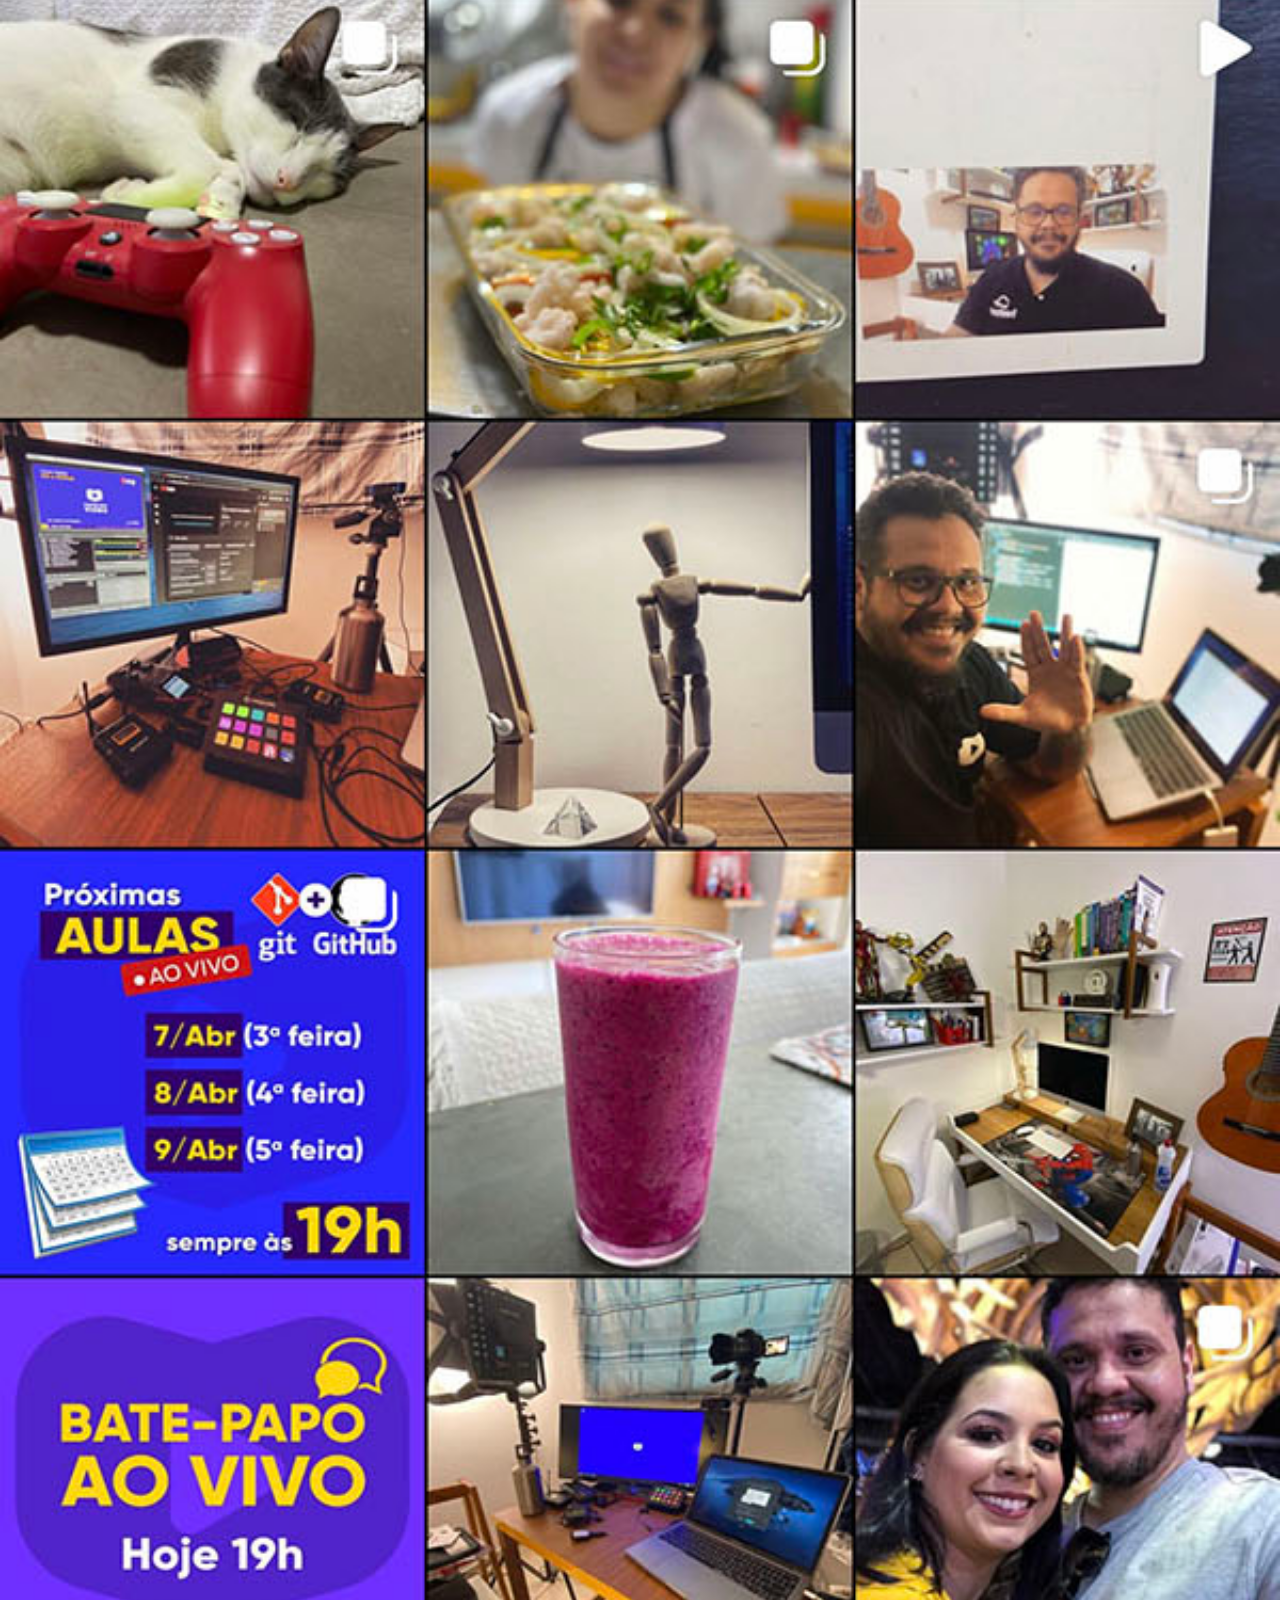
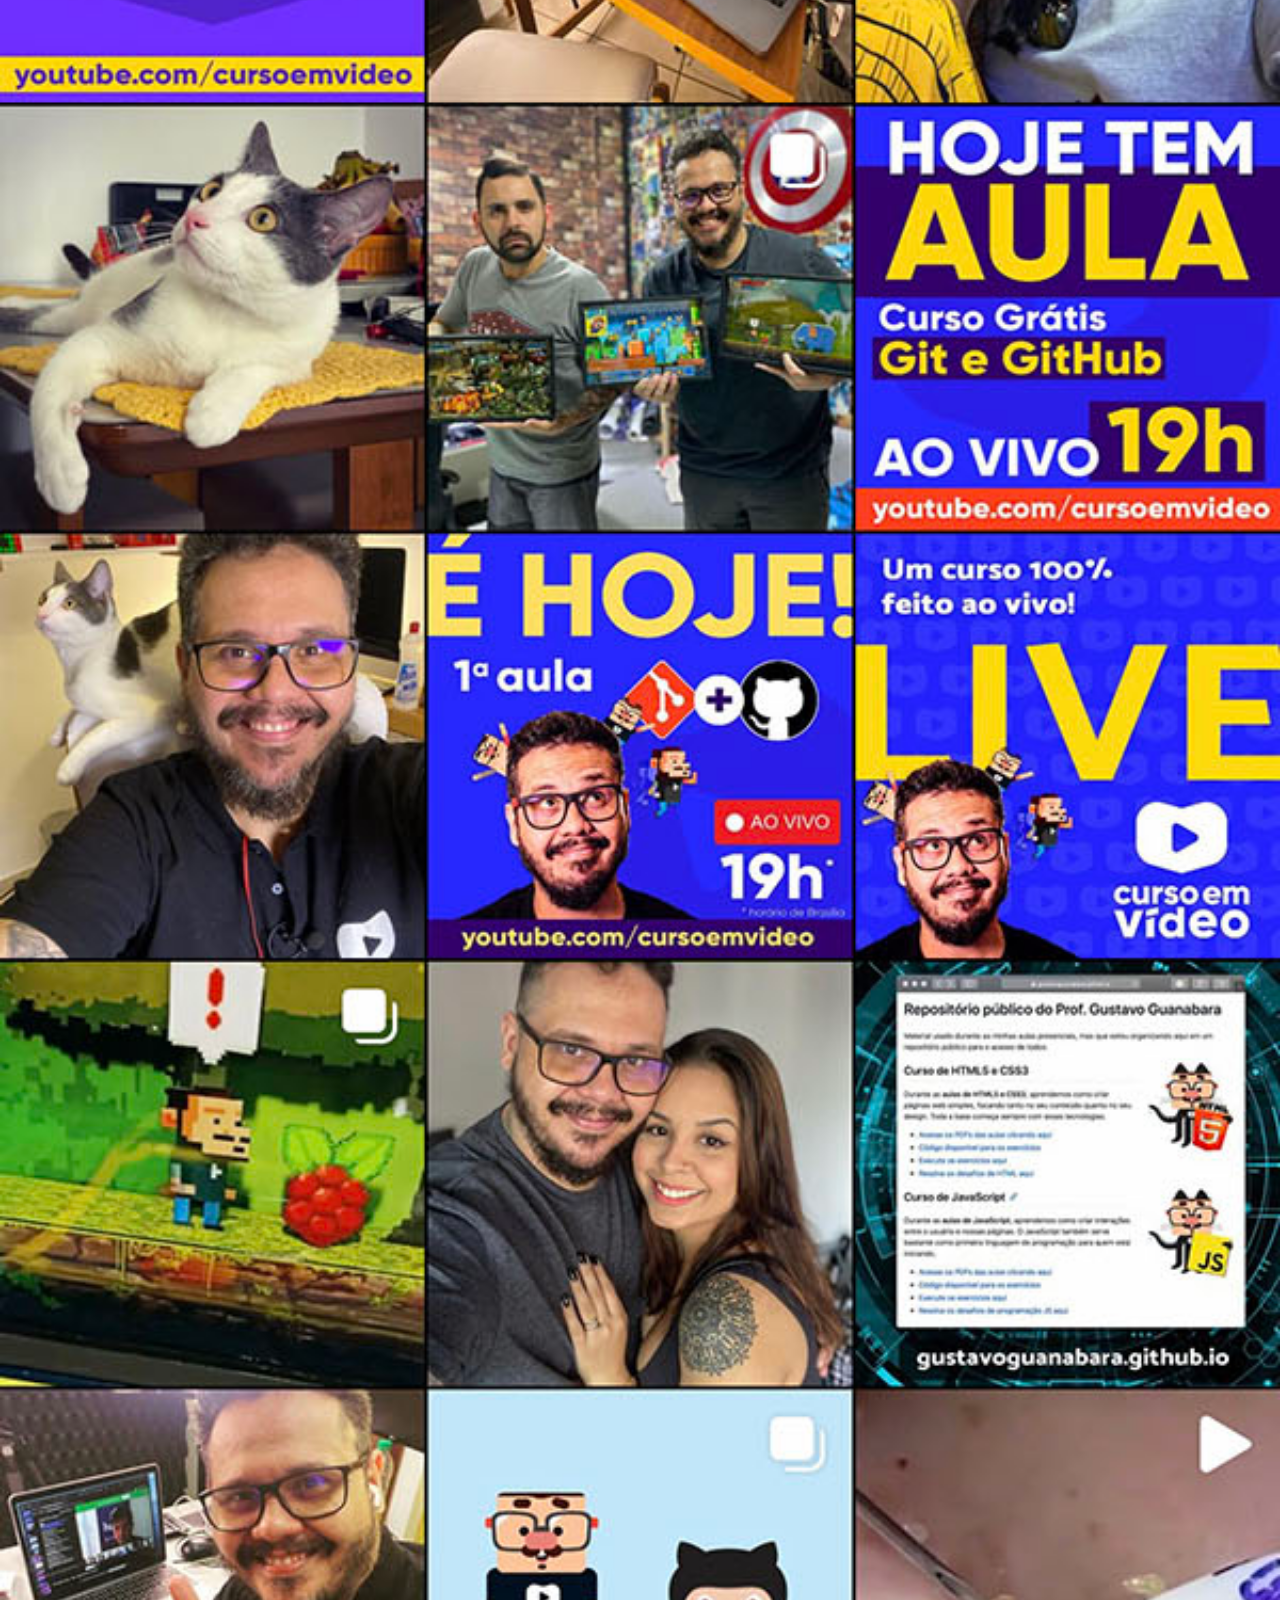
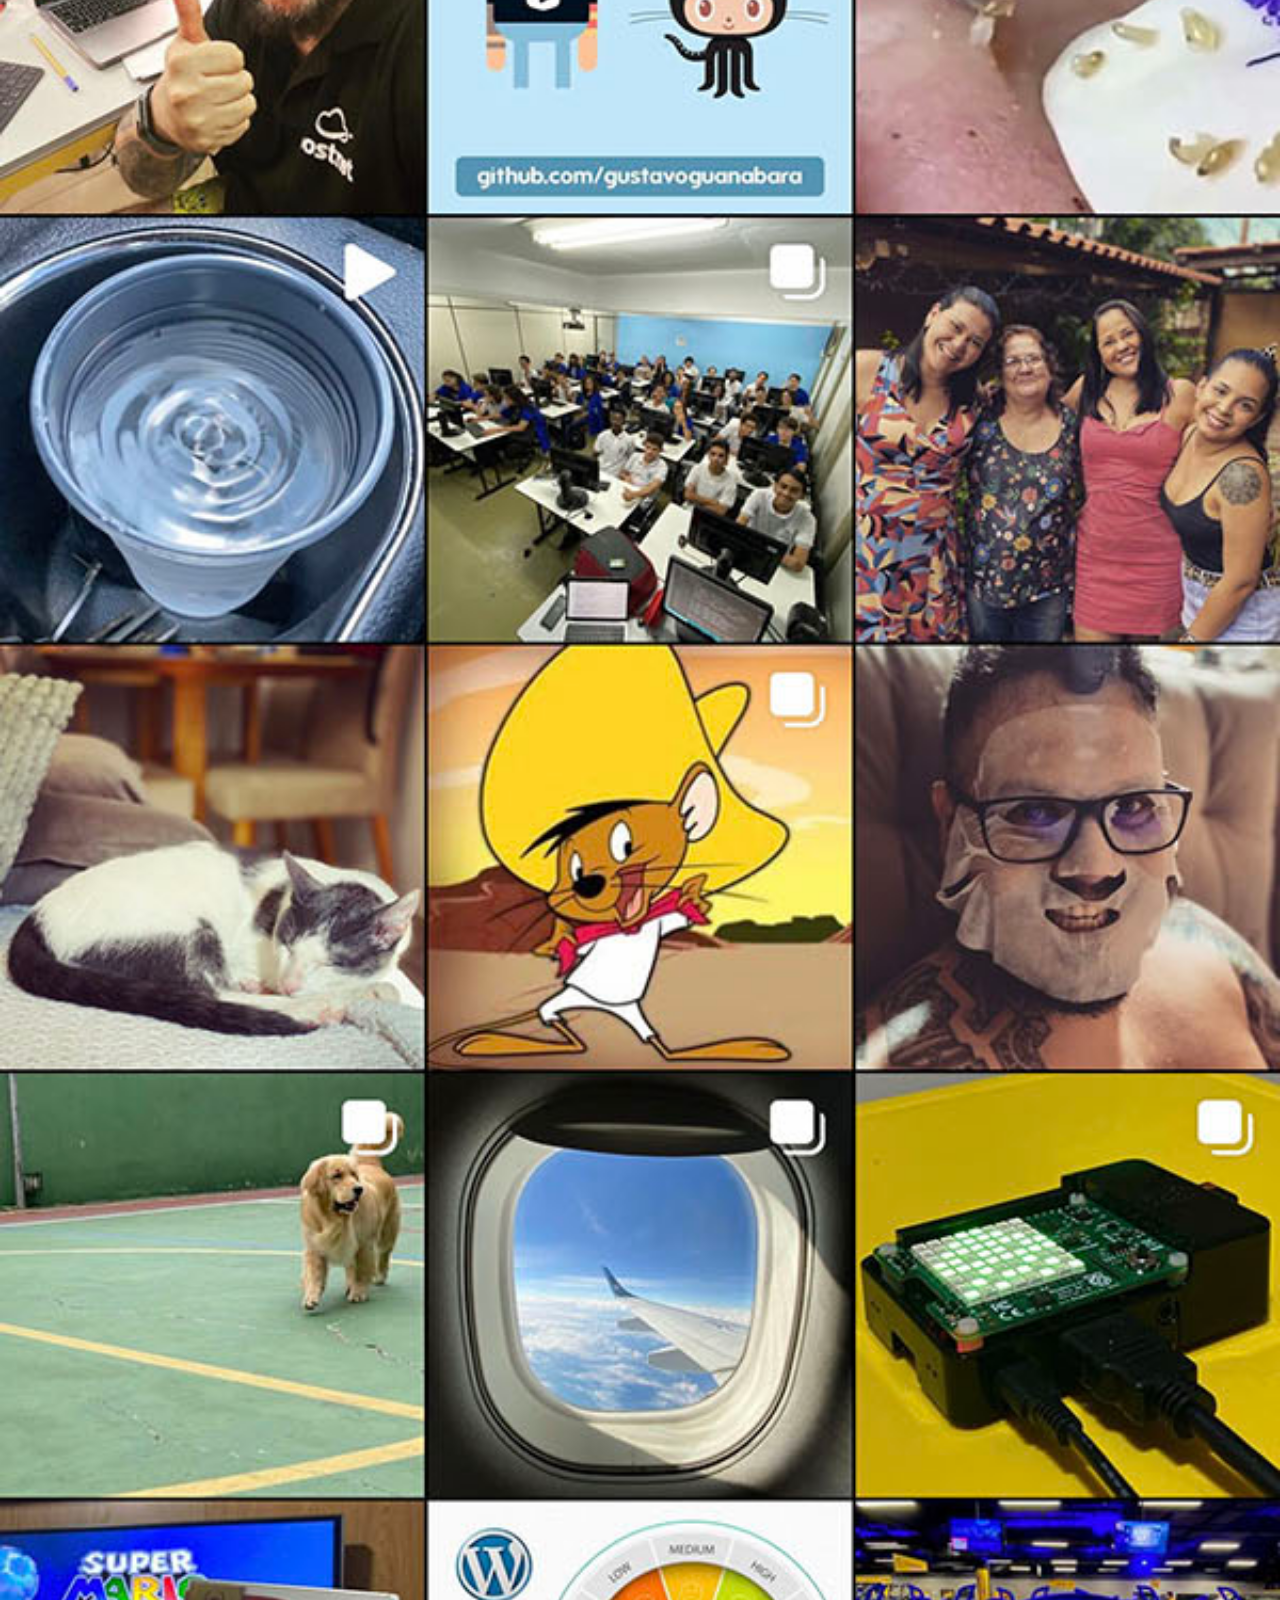
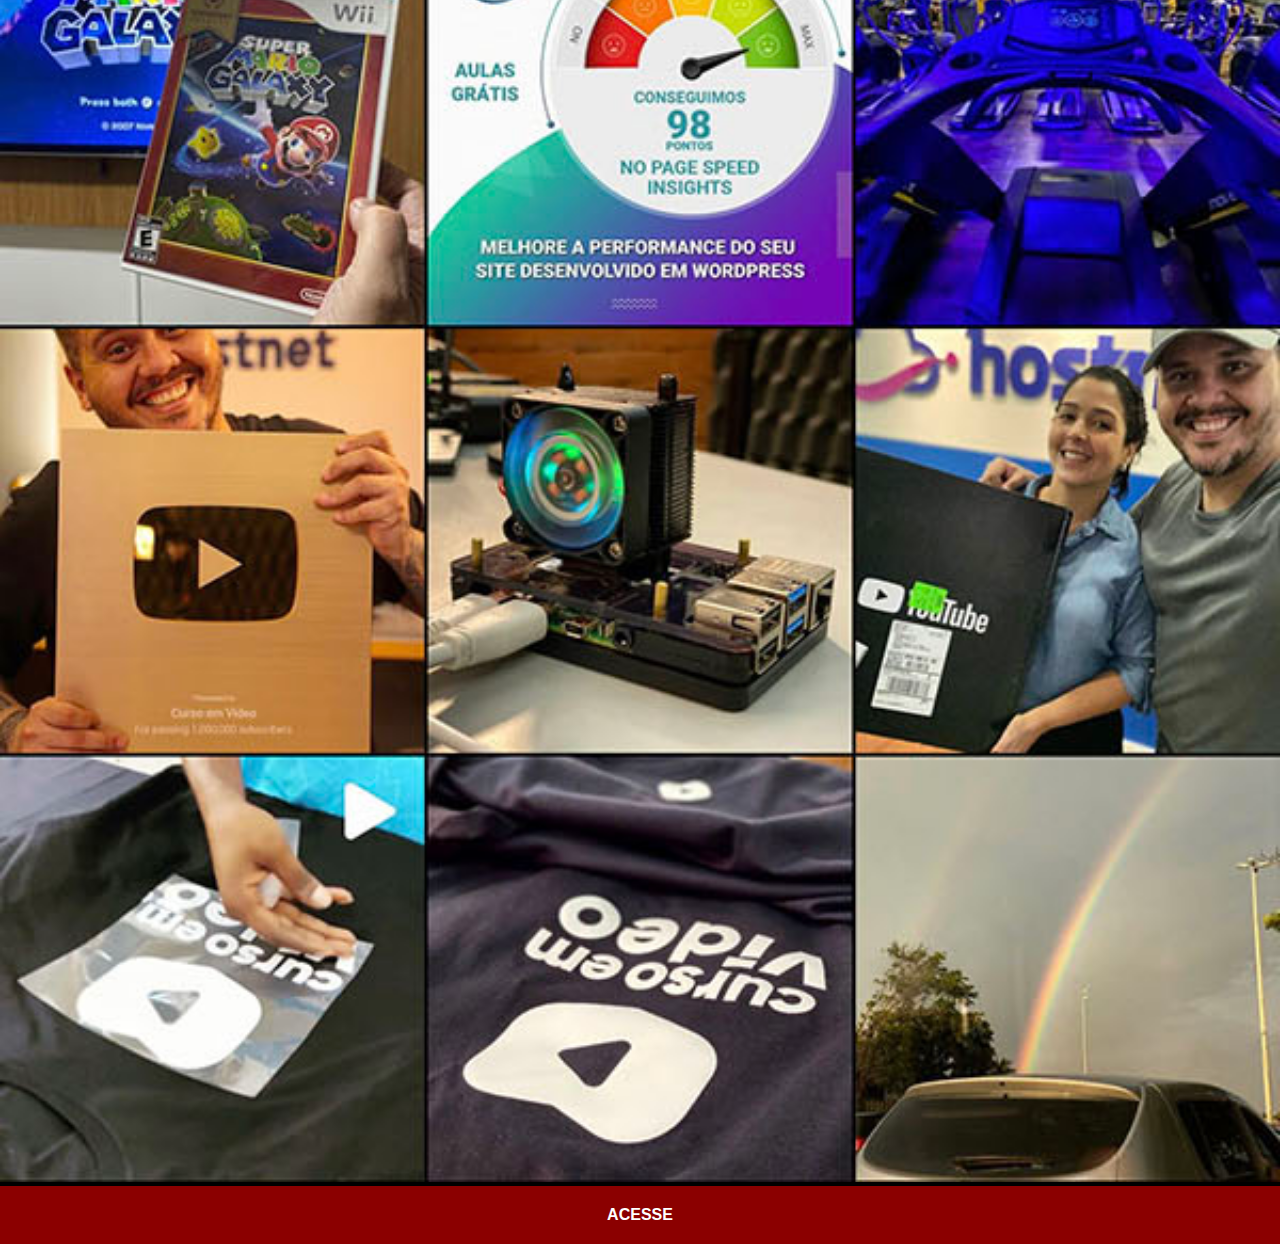
<file: instagram.html>
<!DOCTYPE html>
<html lang="pt-br">
<head>
    <meta charset="UTF-8">
    <meta http-equiv="X-UA-Compatible" content="IE=edge">
    <meta name="viewport" content="width=device-width, initial-scale=1.0">
    <title>Instagram</title>
    <link rel="stylesheet" href="estilos/social.css">
</head>
<body>
    <img src="imagens/tela-instagram.jpg" alt="Instagram">
    <a href="https://www.instagram.com/gustavoguanabara/" target="_blank">ACESSE</a>
</body>
</html>
</file>
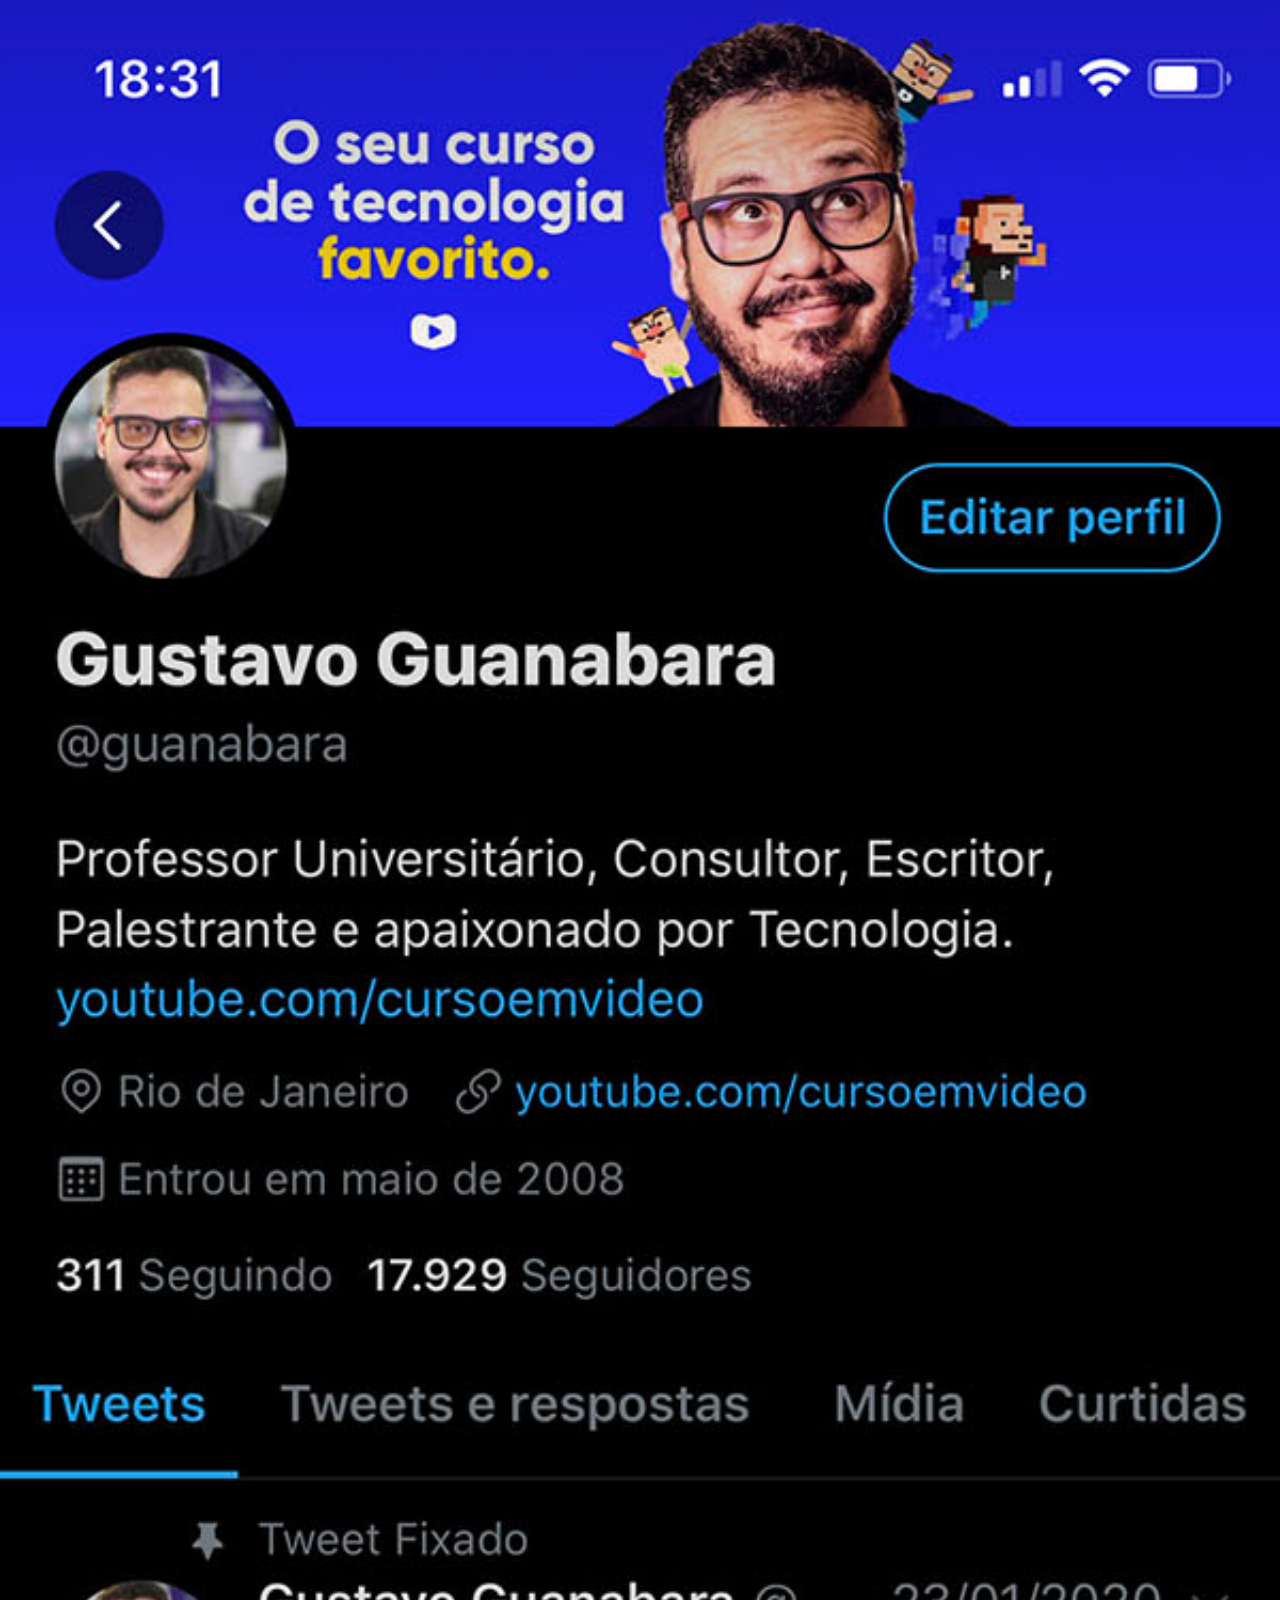
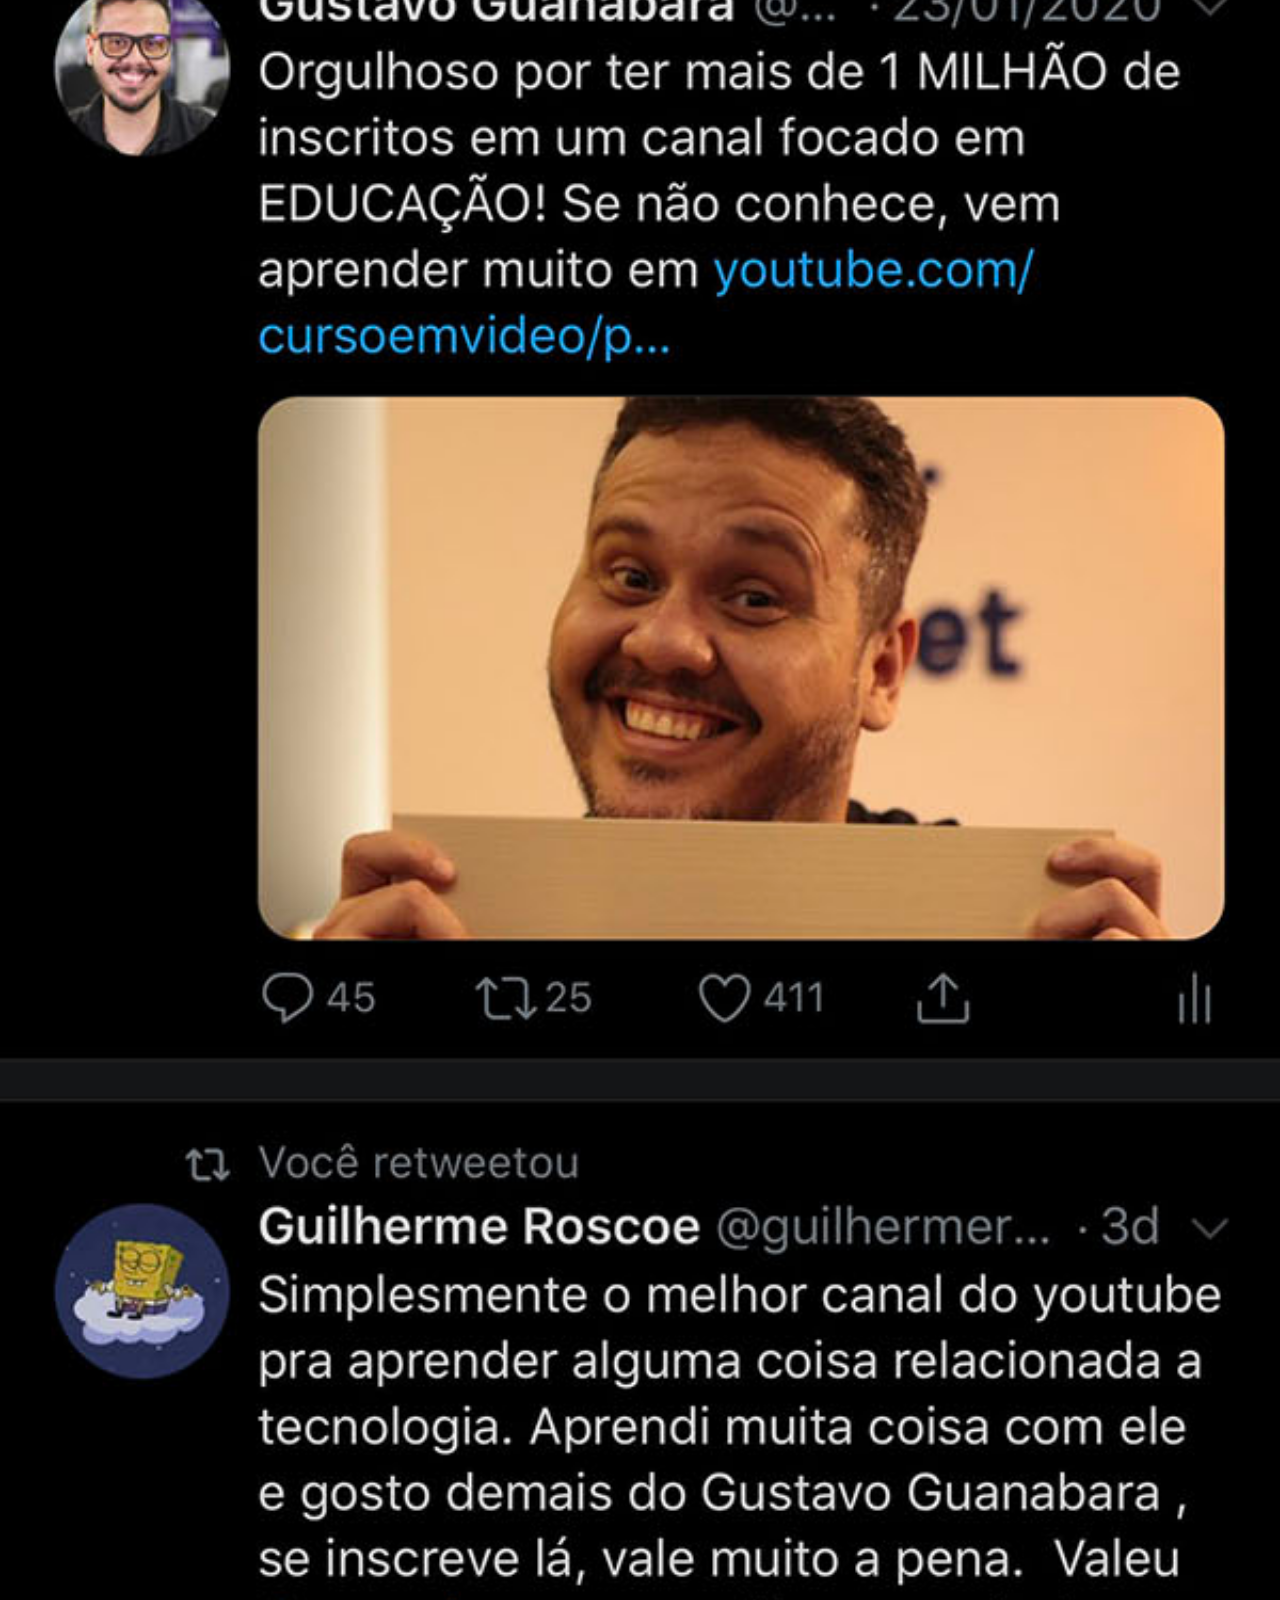
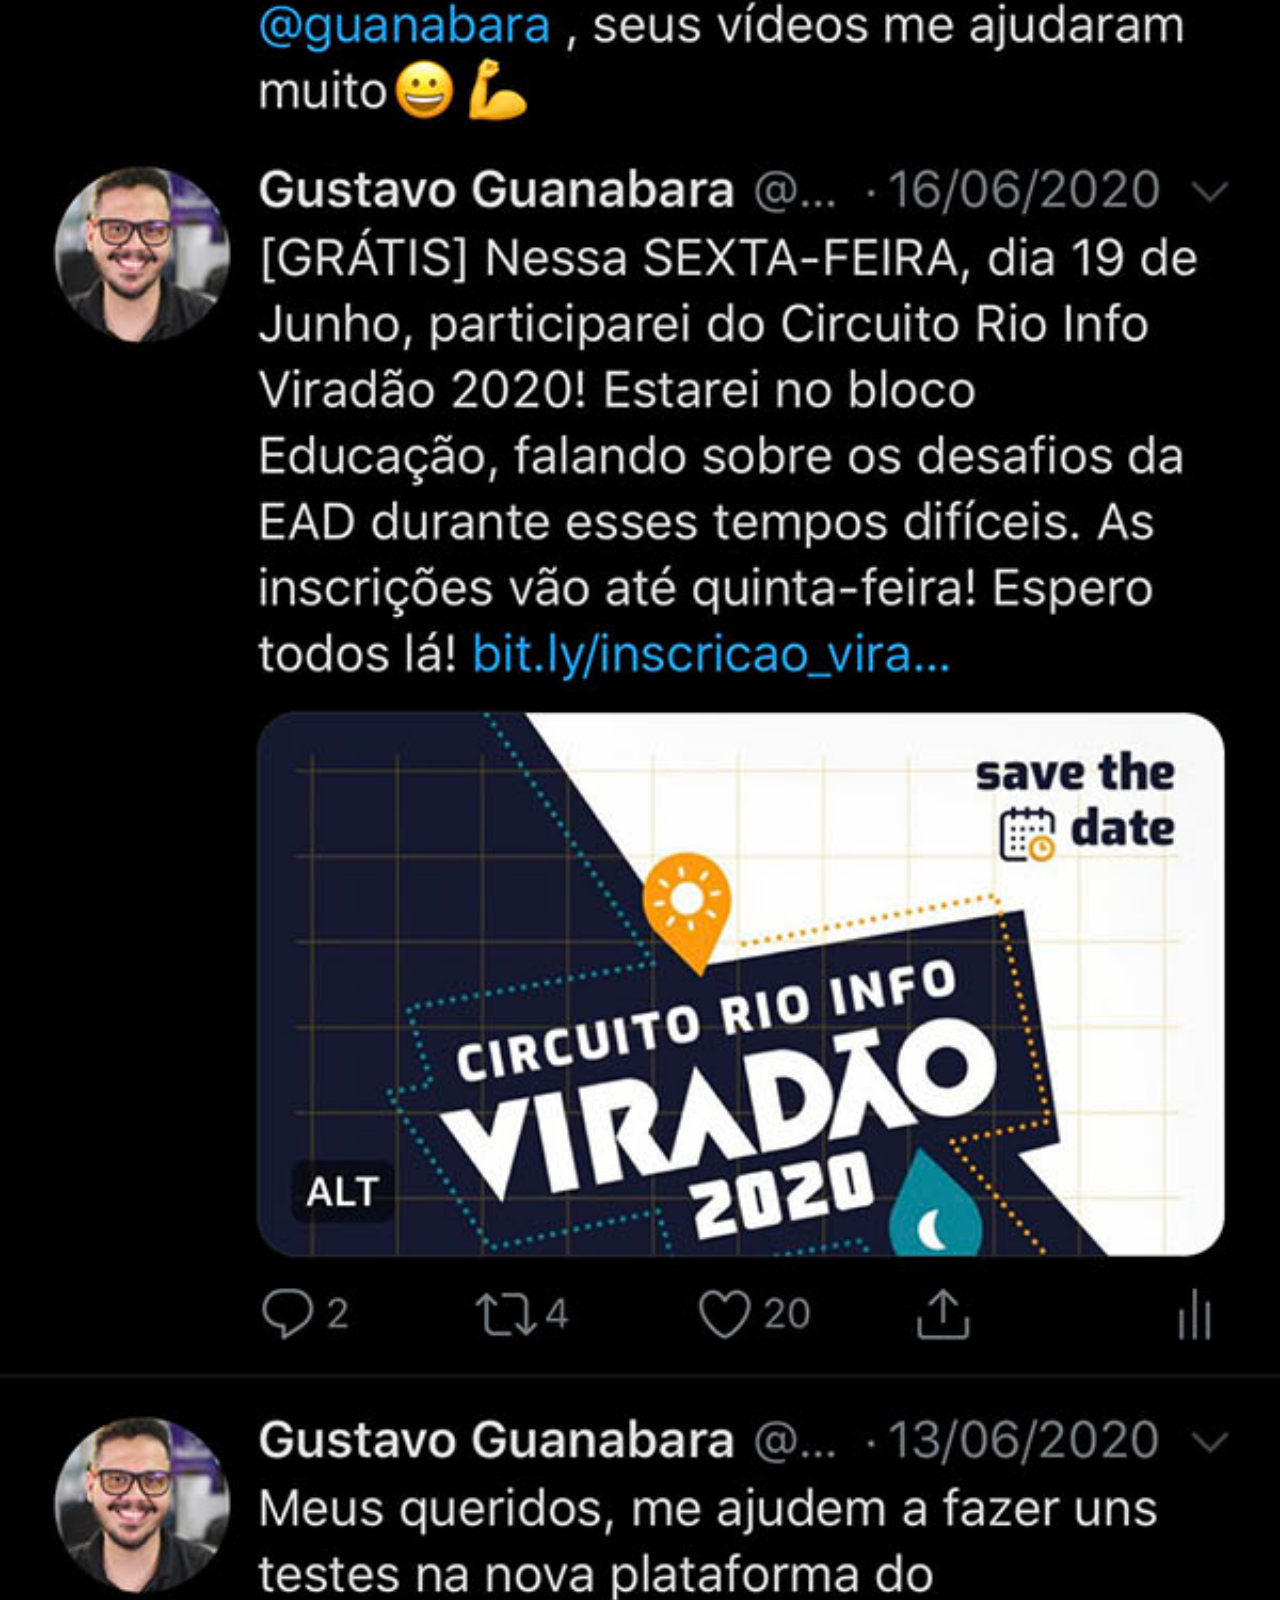
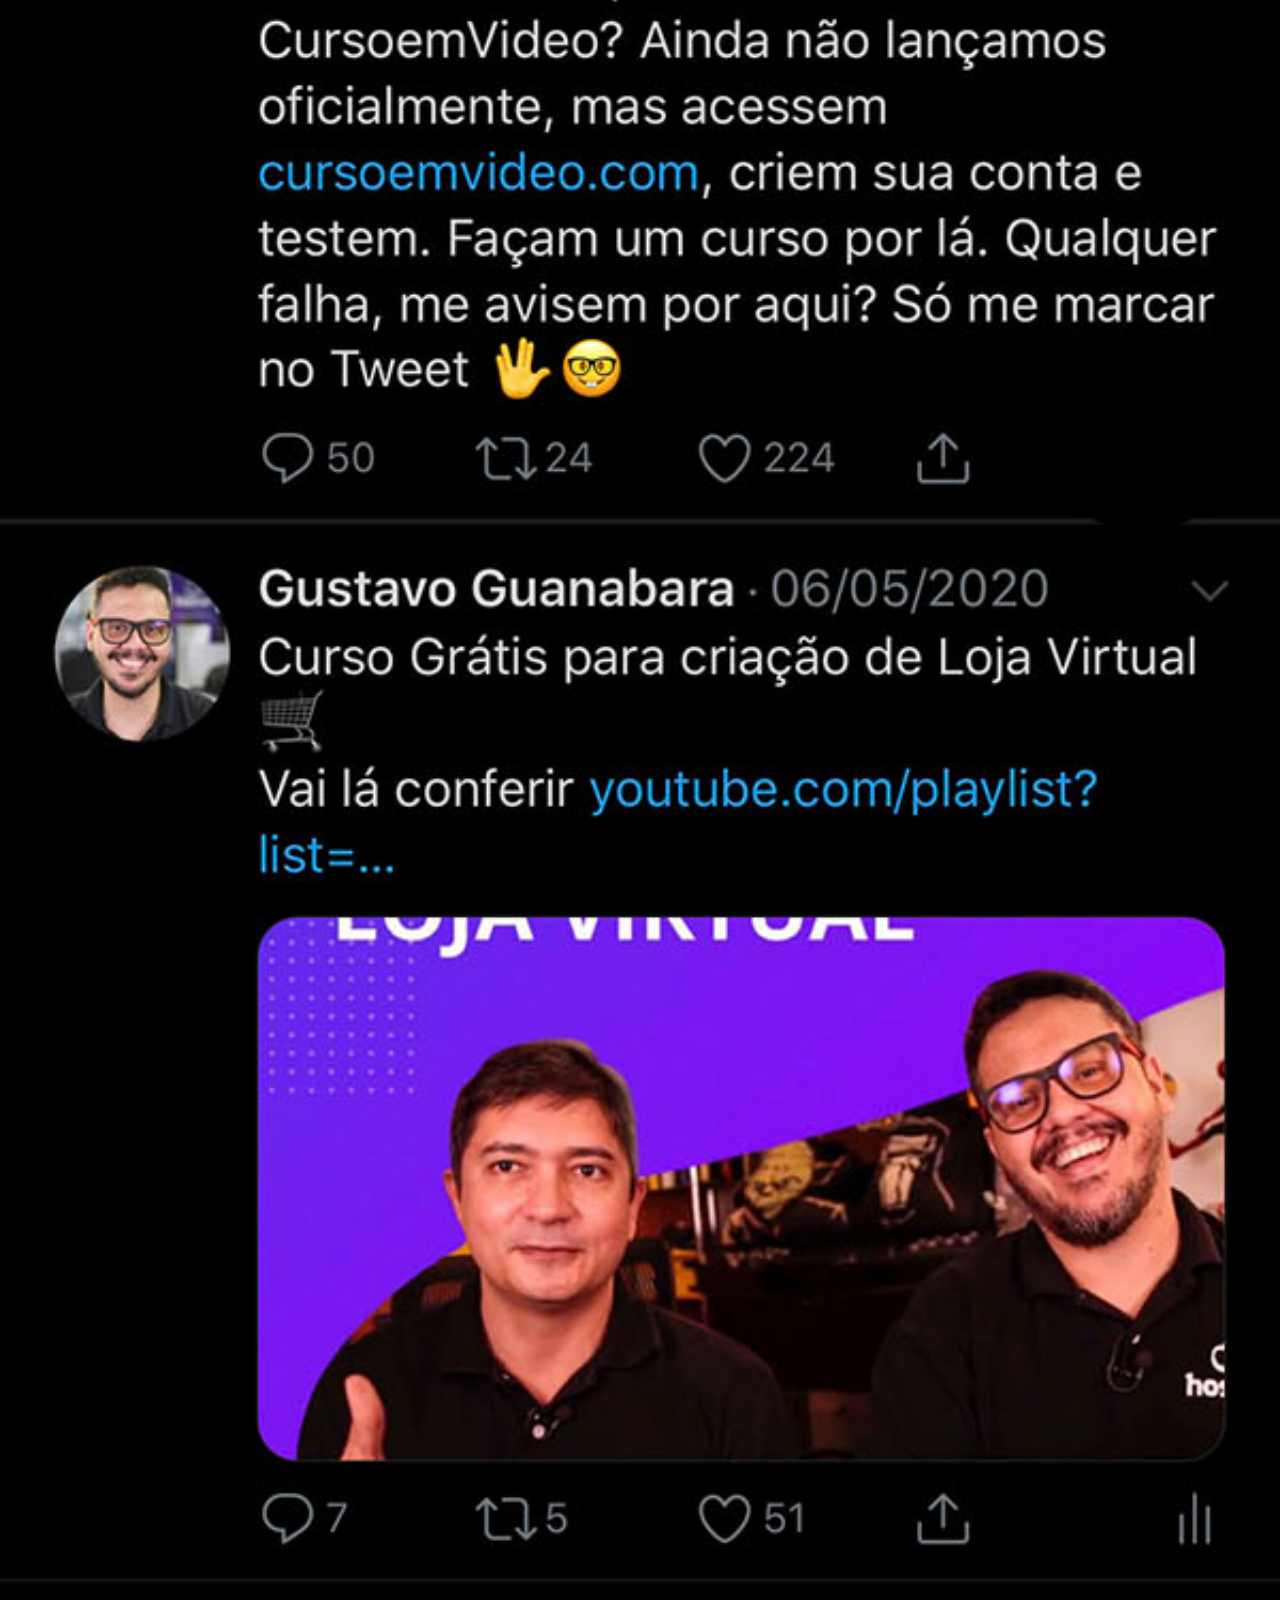
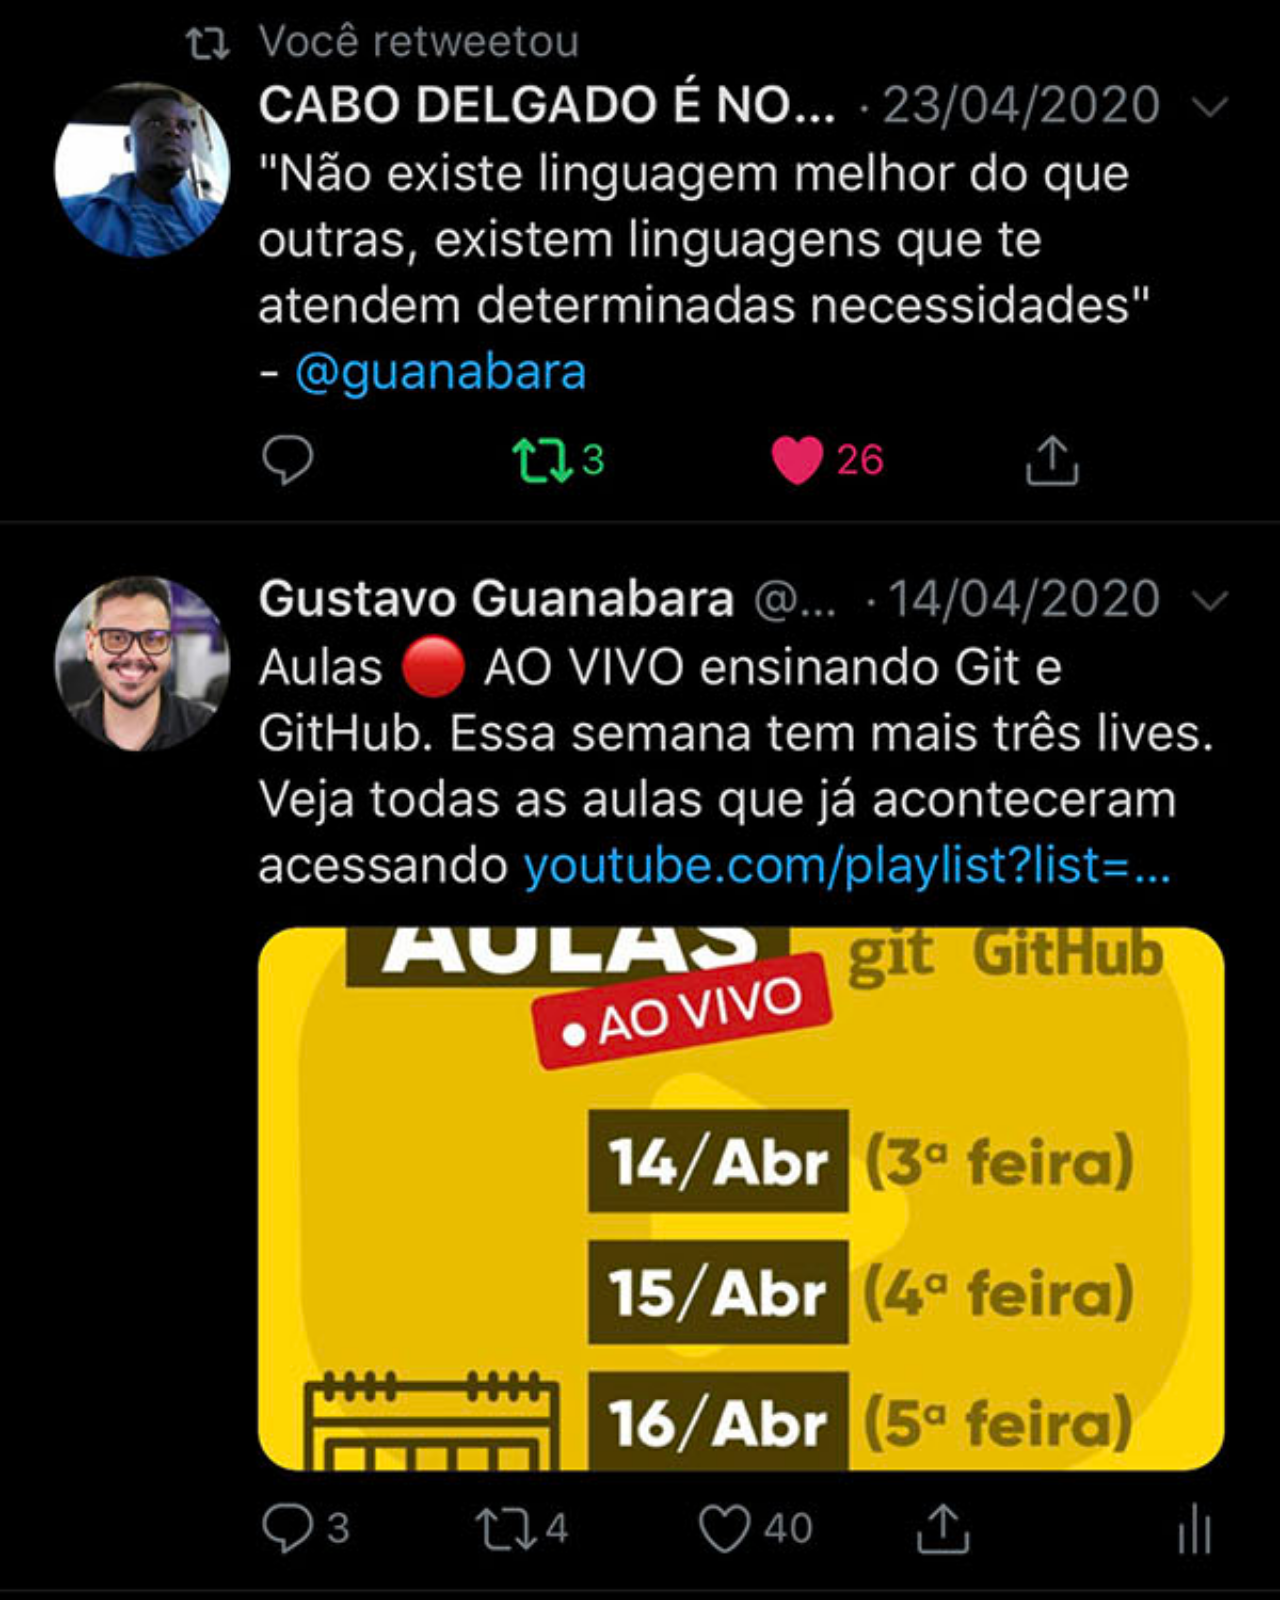
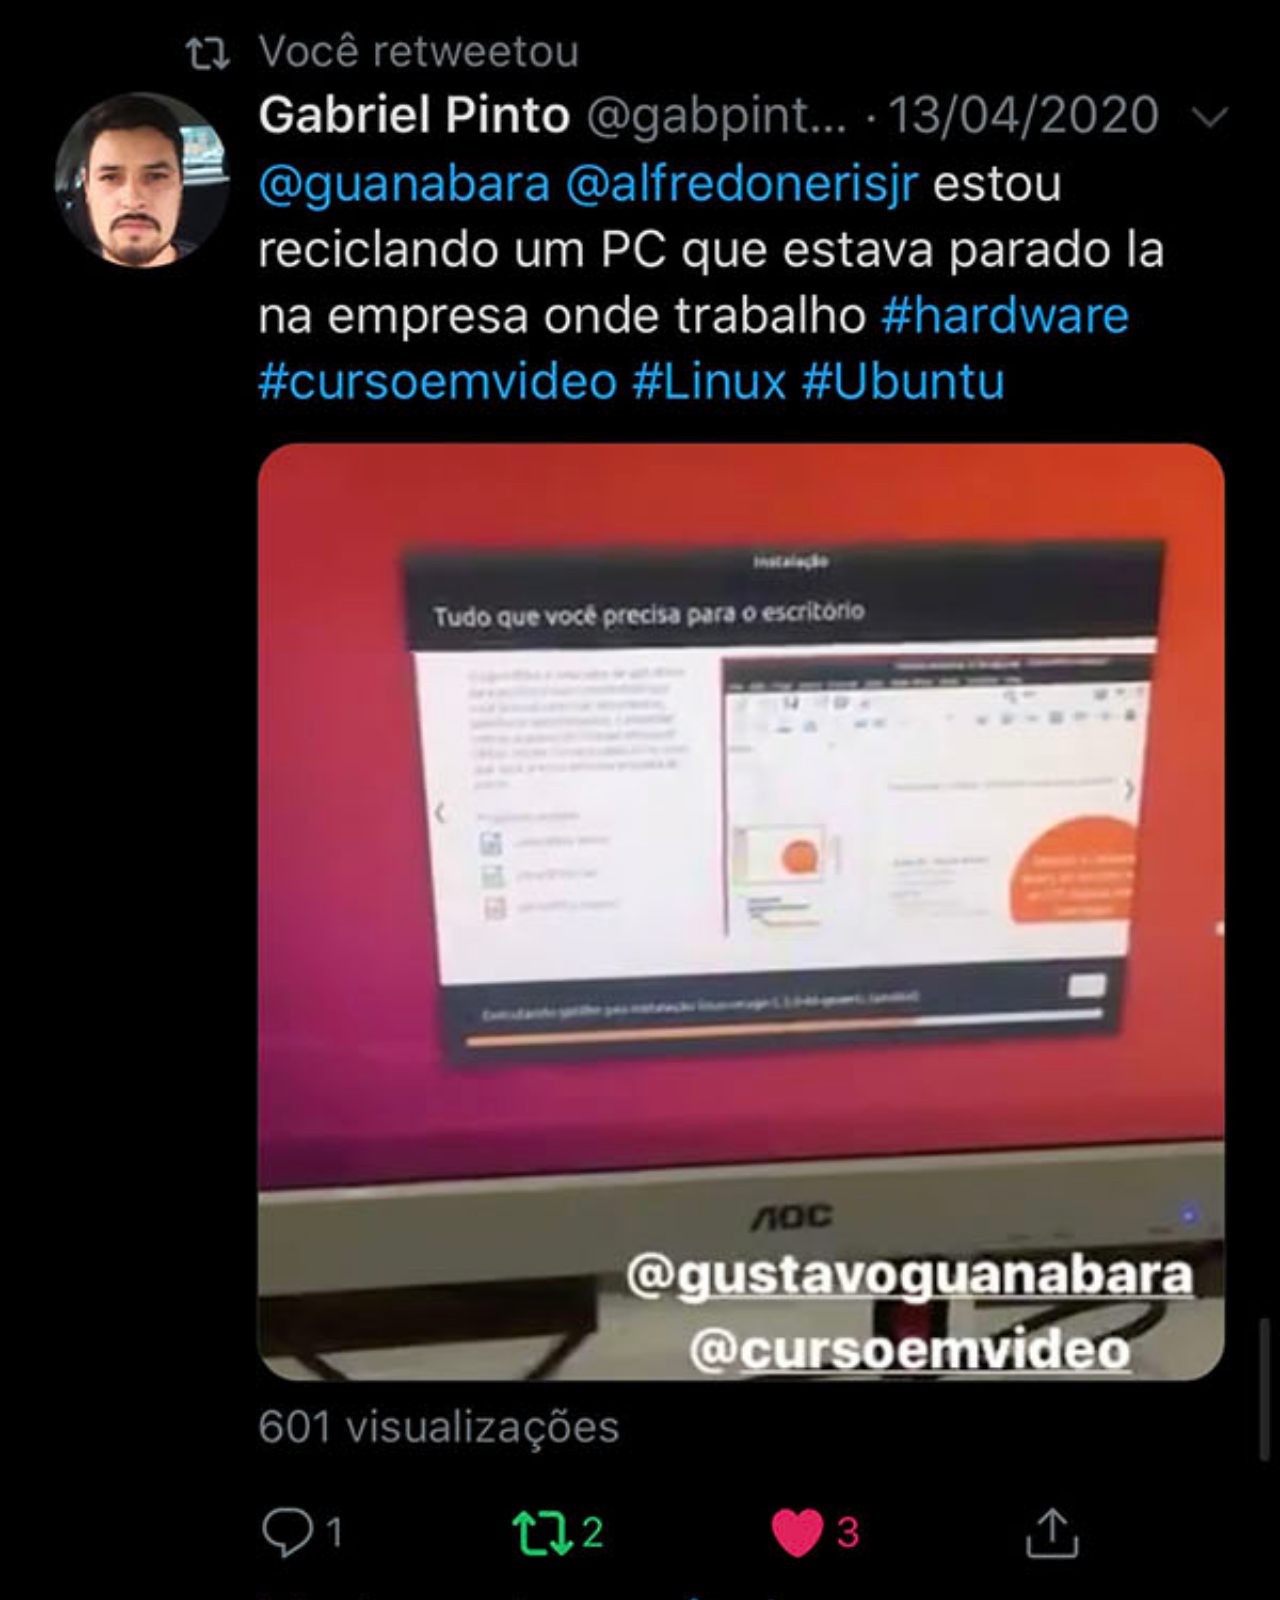
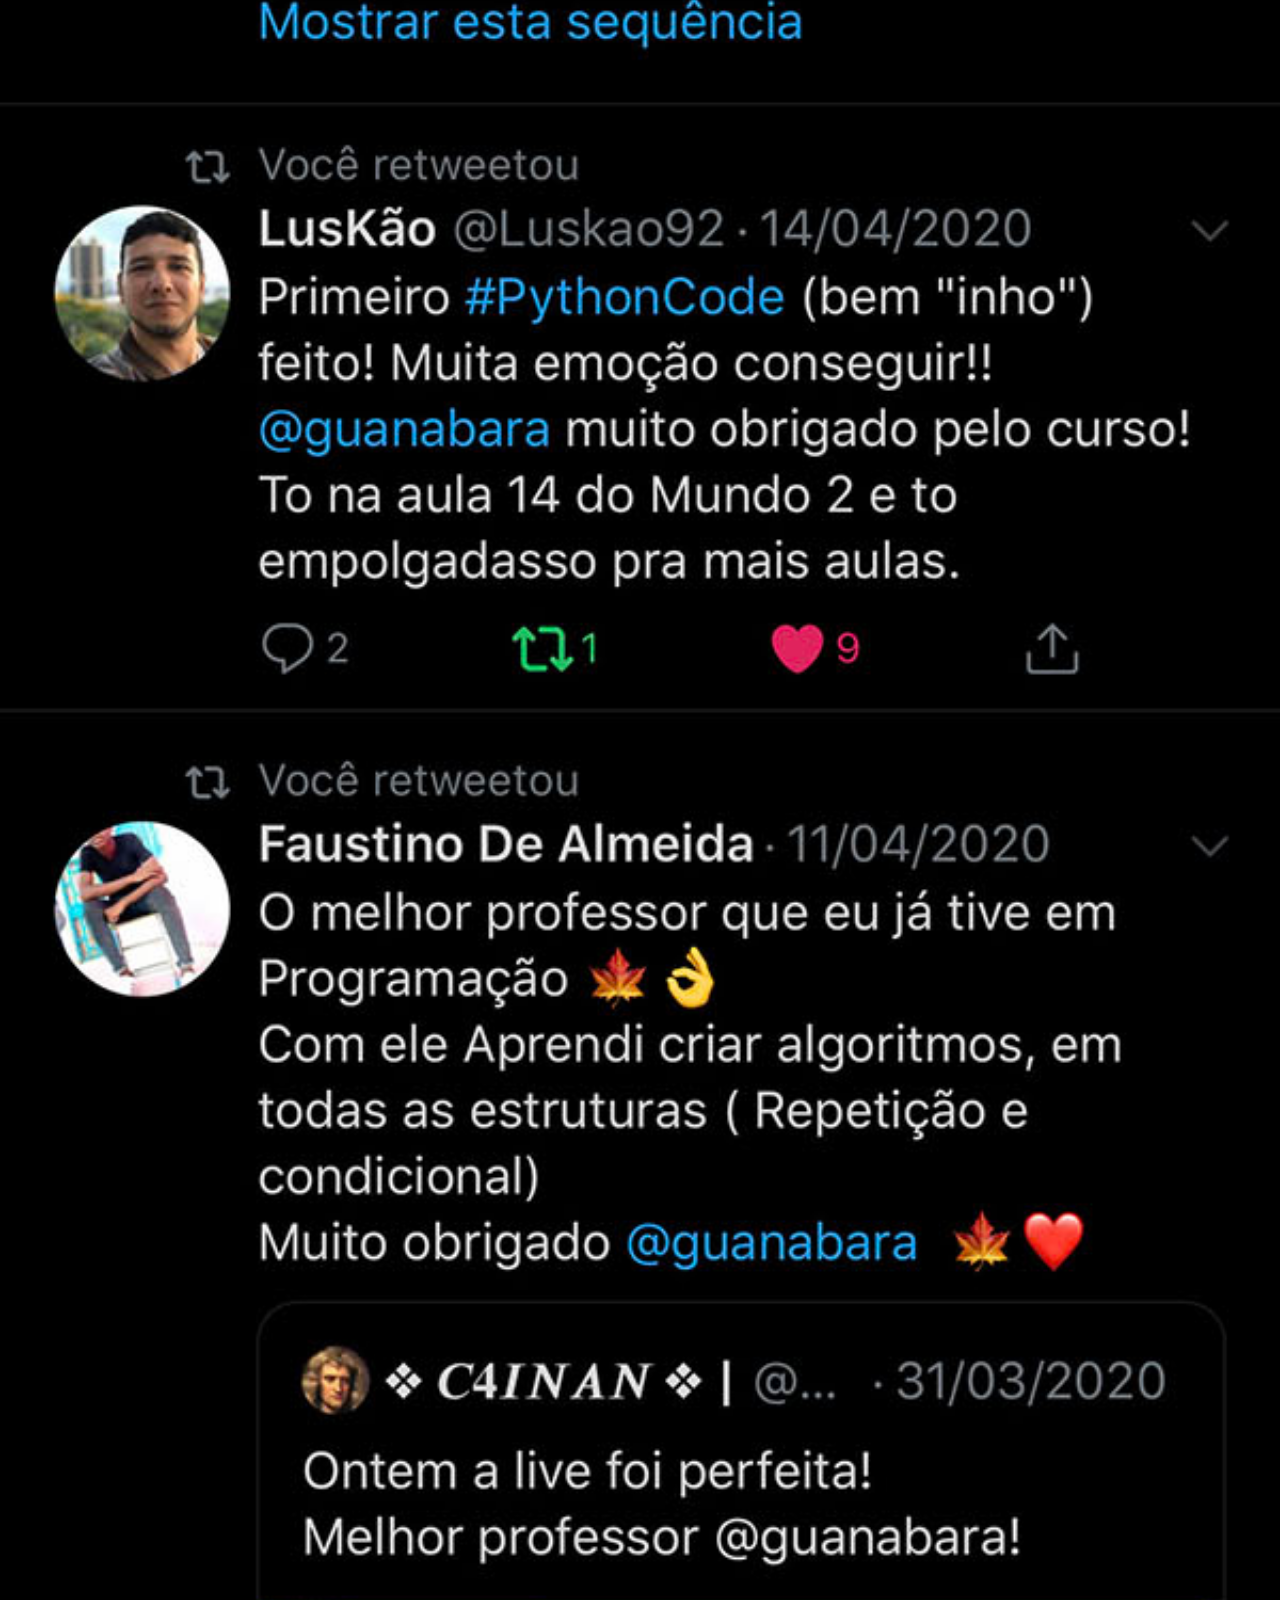
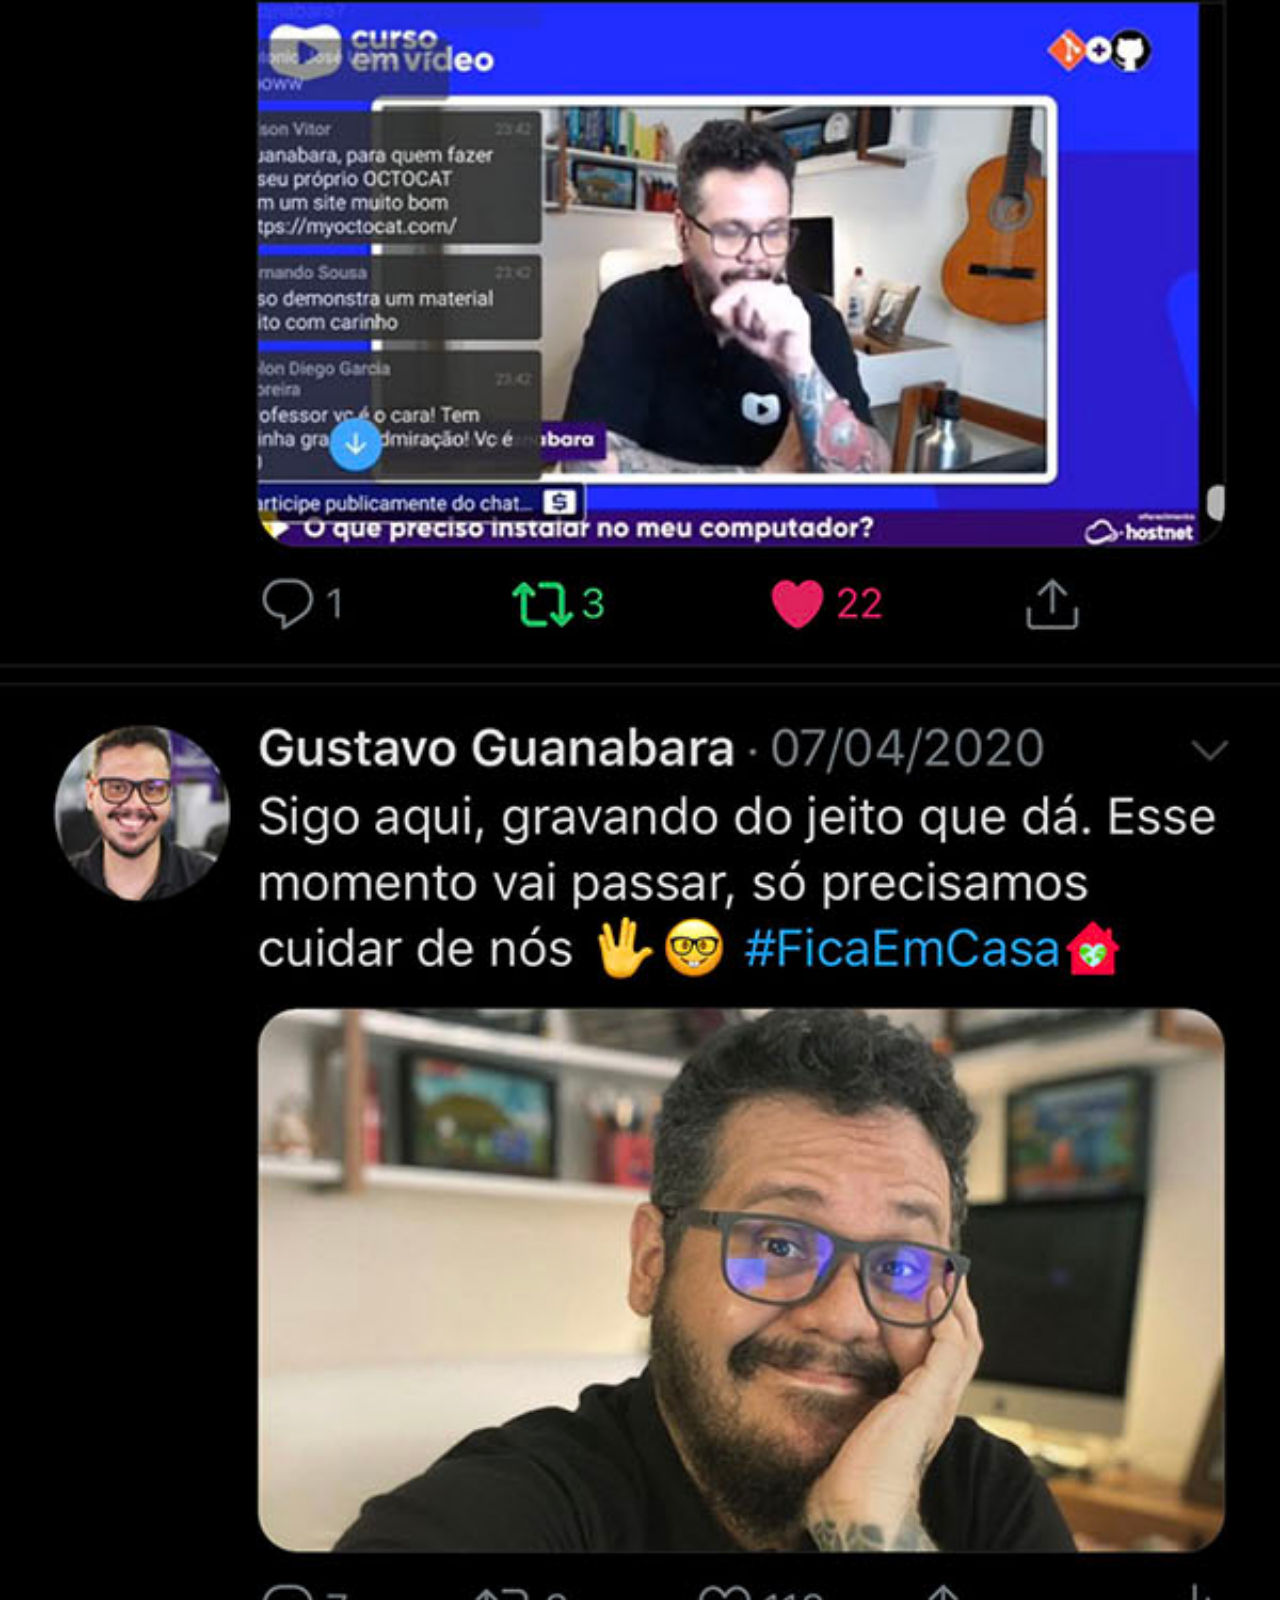
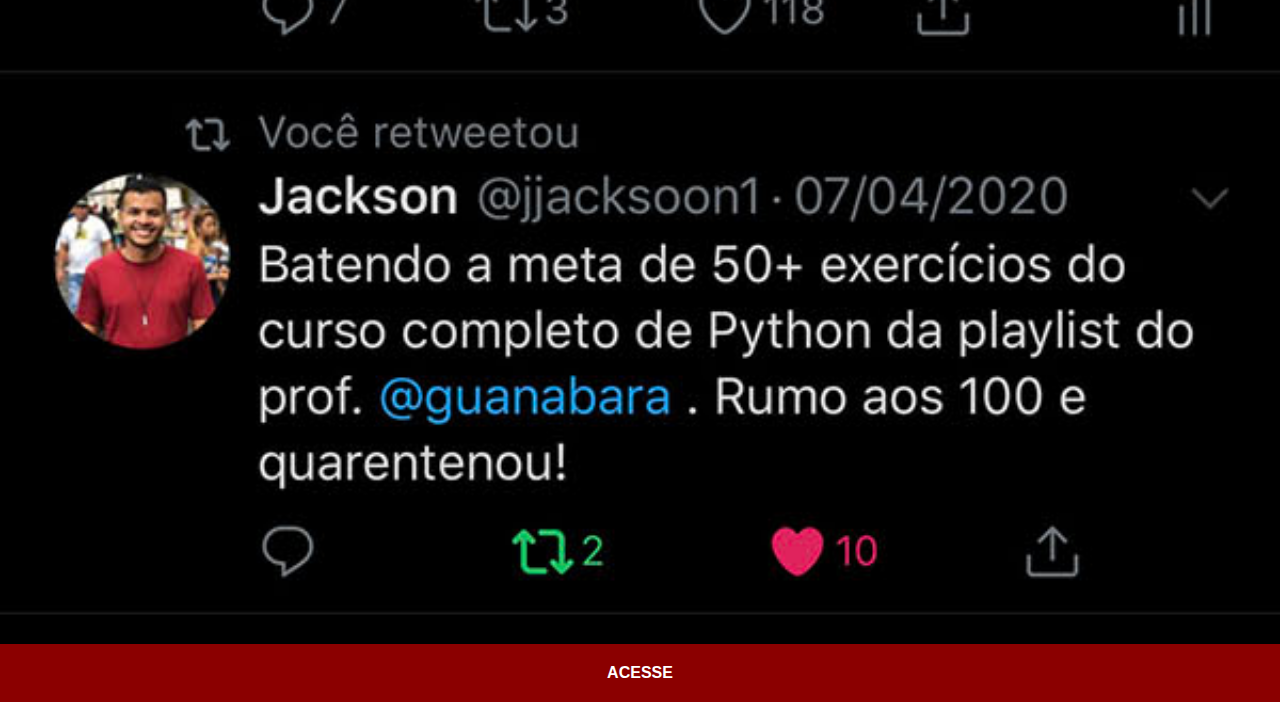
<file: twitter.html>
<!DOCTYPE html>
<html lang="pt-br">
<head>
    <meta charset="UTF-8">
    <meta http-equiv="X-UA-Compatible" content="IE=edge">
    <meta name="viewport" content="width=device-width, initial-scale=1.0">
    <title>Twitter</title>
    <link rel="stylesheet" href="estilos/social.css">
</head>
<body>
    <img src="imagens/tela-twitter.jpg" alt="Twitter">
    <a href="https://twitter.com/guanabara" target="_blank">ACESSE</a>
</body>
</html>
</file>
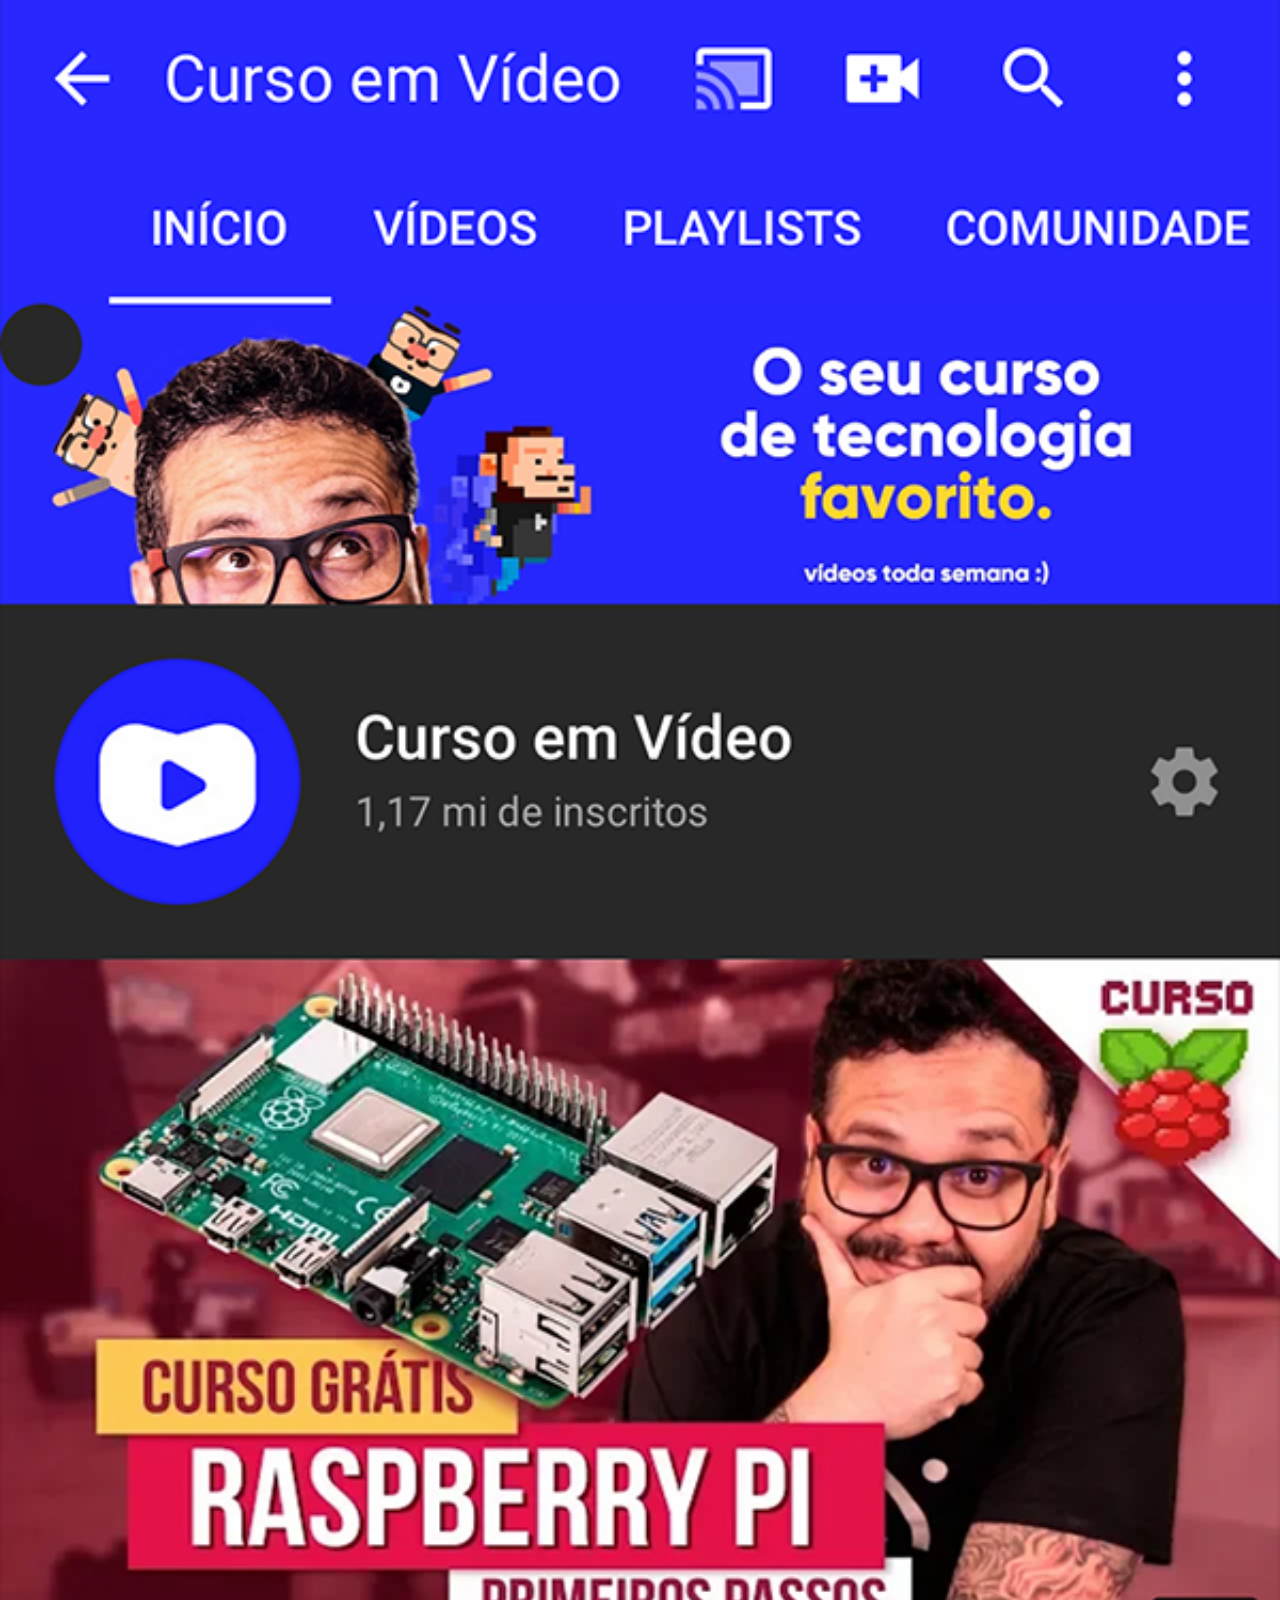
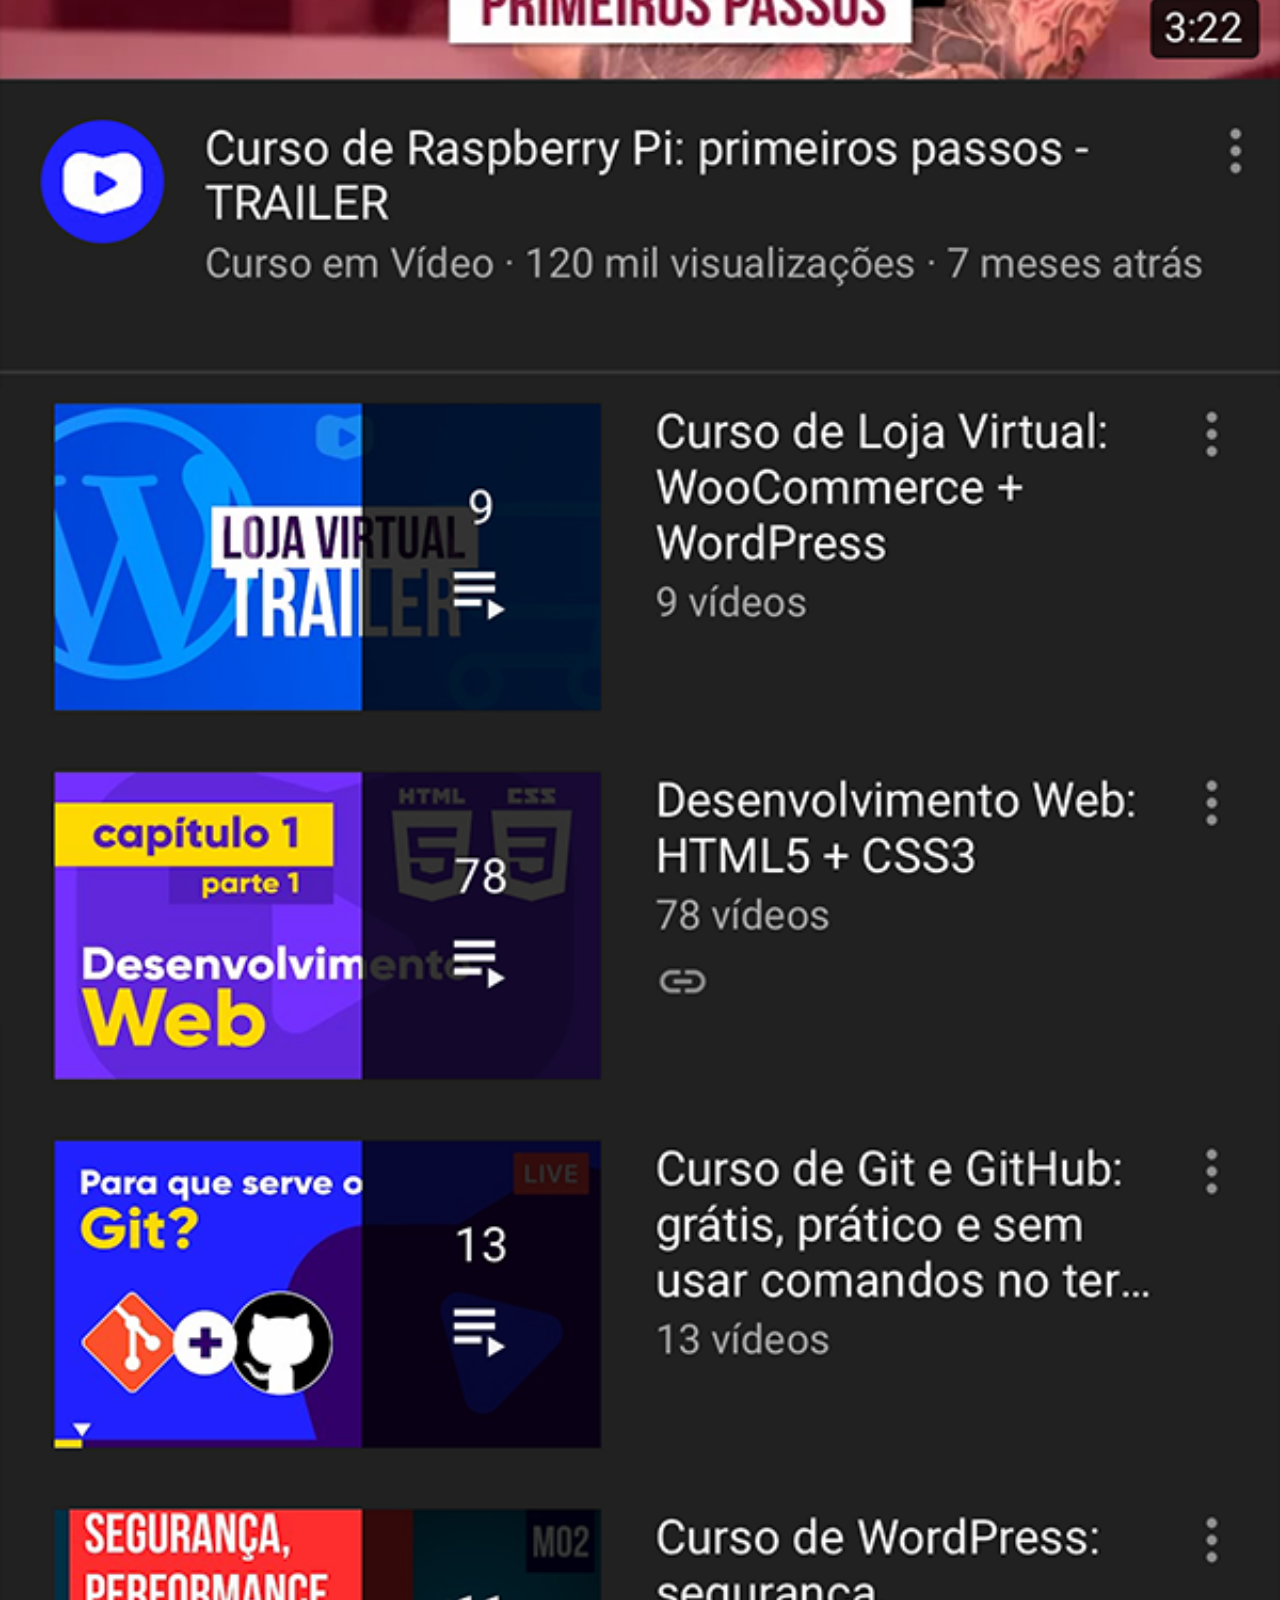
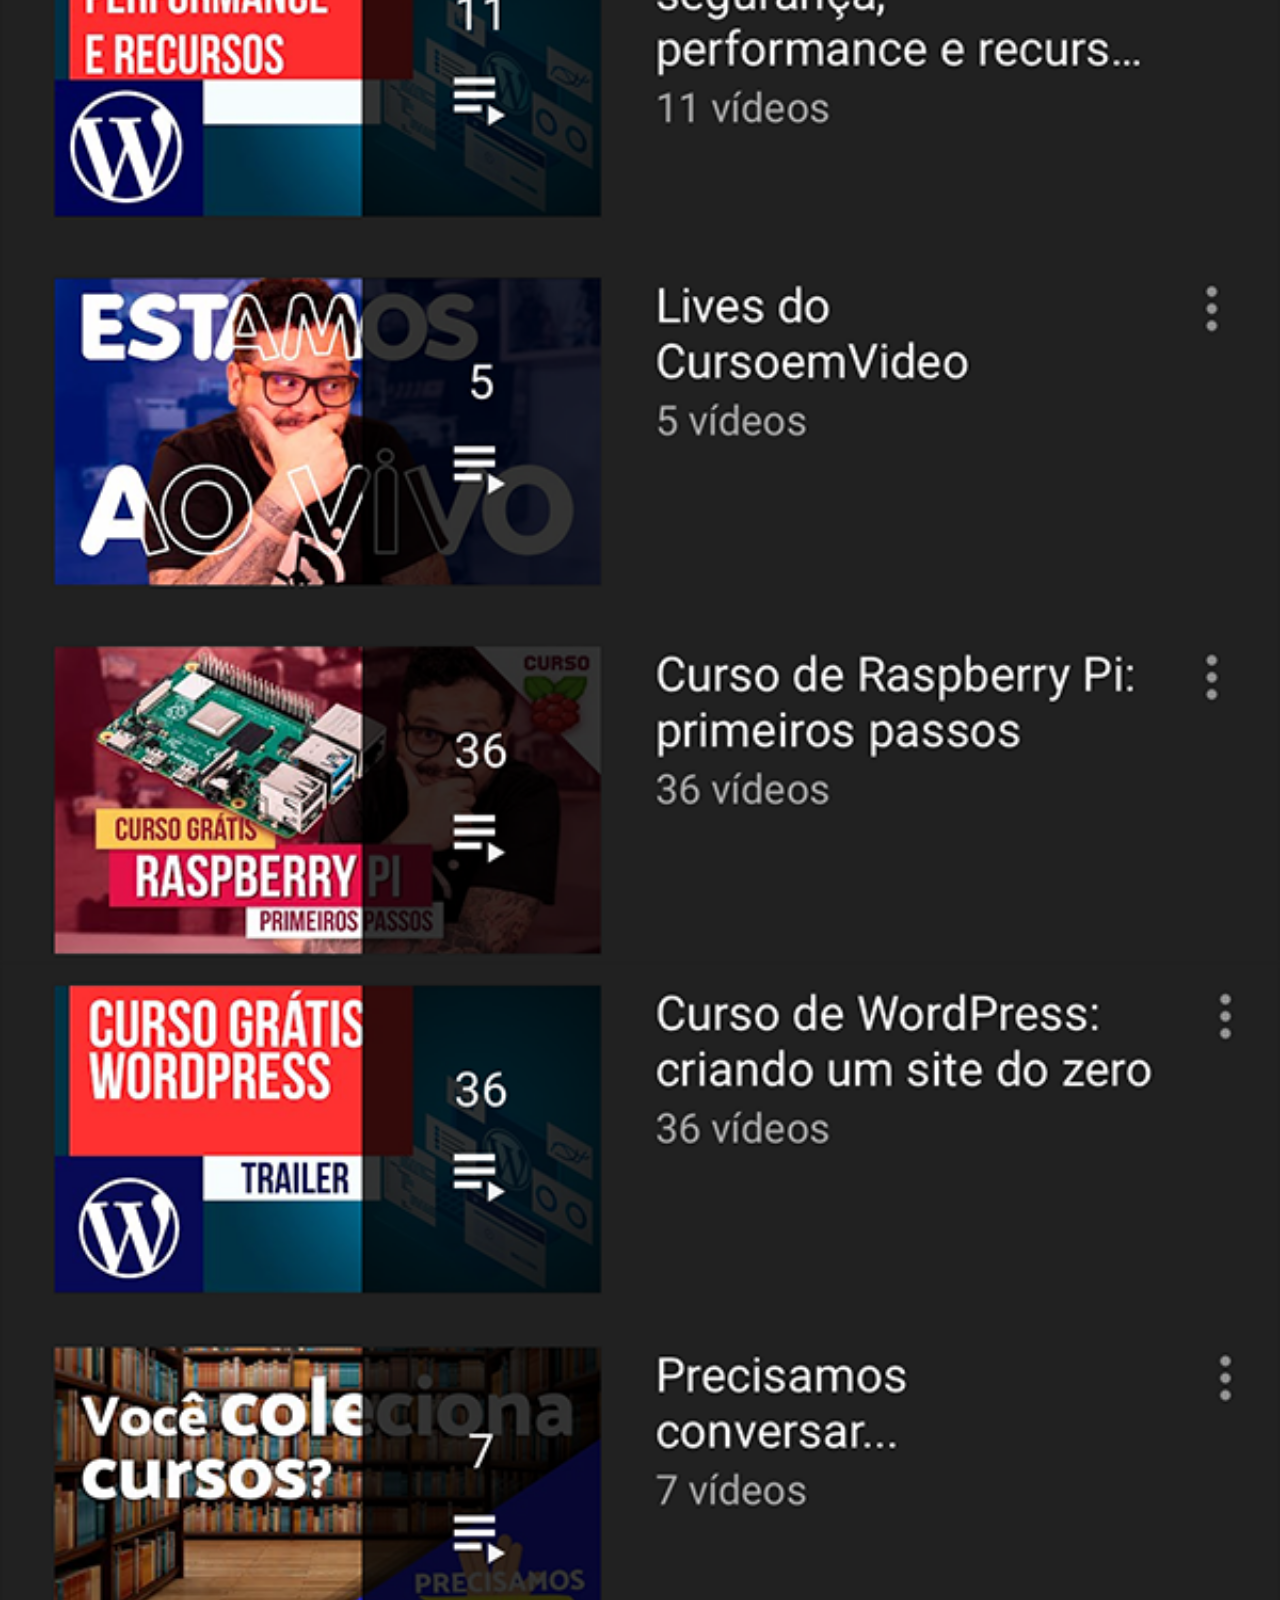
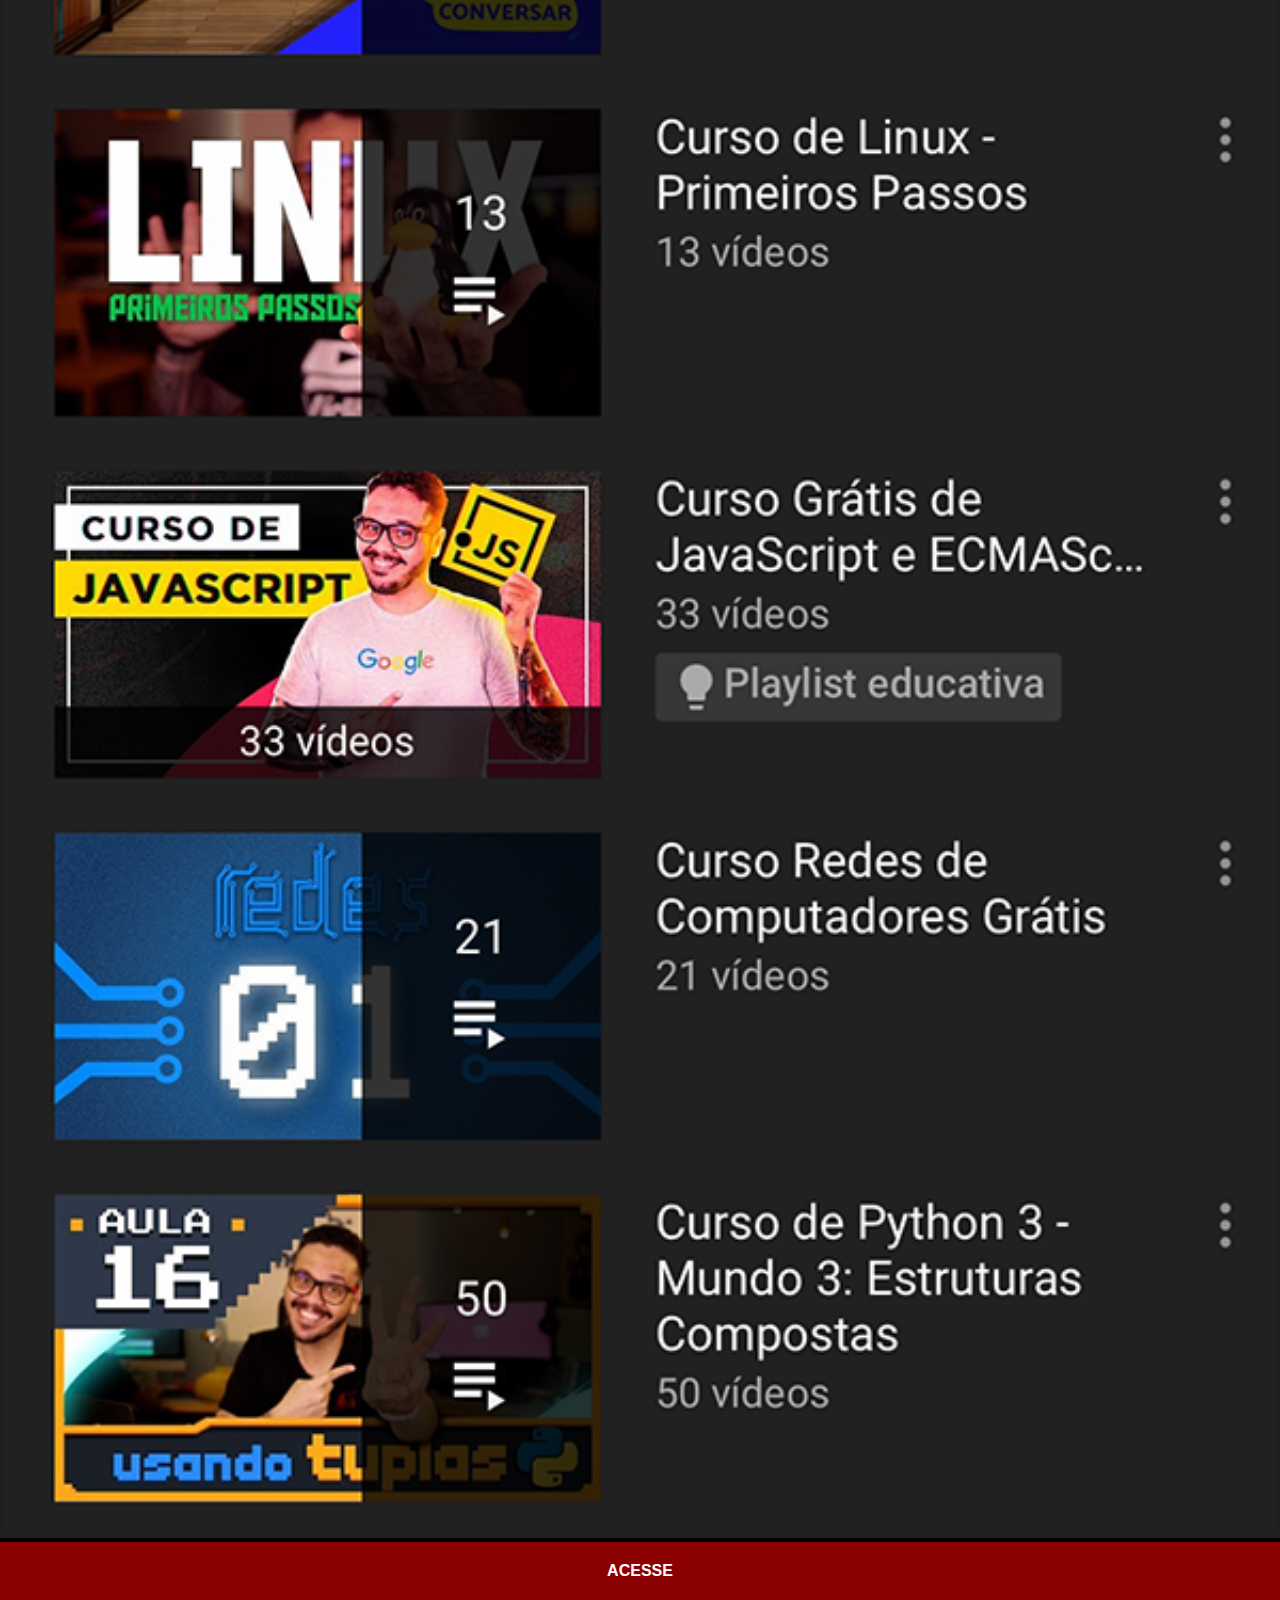
<file: youtube.html>
<!DOCTYPE html>
<html lang="pt-br">
<head>
    <meta charset="UTF-8">
    <meta http-equiv="X-UA-Compatible" content="IE=edge">
    <meta name="viewport" content="width=device-width, initial-scale=1.0">
    <title>Youtube</title>
    <link rel="stylesheet" href="estilos/social.css">
</head>
<body>
    <img src="imagens/tela-youtube.png" alt="YouTube">
    <a href="https://www.youtube.com/c/CursoemV%C3%ADdeo/playlists" target="_blank">ACESSE</a>
</body>
</html>
</file>
<file: estilos/style.css>
@charset "UTF-8";
* {
    margin: 0px;
    padding: 0px;
    font-family: Arial, Helvetica, sans-serif;
}

html, body {
    height: 100vh;
    width: 100vw;
    background-color: black;
}

body {
    background: url('../imagens/fundo-madeira.jpg') no-repeat top center;
    background-size: cover;
    background-attachment: fixed;
}

main {
    position: relative;
    height: 100vh;
}

section#telefone {
    position: absolute;
    height: 627px;
    width: 311px;
    background:  url('../imagens/frame-iphone.png') no-repeat;
    top: 50%;
    left: 50%;
    transform: translate(-50%,-50%);
}
iframe#tela{
    position: relative;
    top: 79px;
    left: 22px;
    width: 267px;
    height: 472px;
}

section#redes-sociais{
    text-align: right;
}

section#redes-sociais img{
    width: 50px;
    margin: 10px;
    border-radius: 50%;
    box-shadow: 2px 2px 5px rgba(0, 0, 0, 0.400);
    box-sizing: border-box;
}

section#redes-sociais img:hover {
    border: 2px solid rgba(255, 255, 255, 0.637);
    transform: translate(-3px, -3px);
    box-shadow: 5px 5px 10px rgba(0, 0, 0, 0.612);
    transition: transform 0.3s, border 0.3s;
}
</file>
<file: estilos/social.css>
@charset "UTF-8";

*{
    margin: 0%;
    padding: 0%;
    font-family: Arial, Helvetica, sans-serif;
}

::-webkit-scrollbar{
    width: 0px;
    height: 0px;
}

body{
    background-color: black;
}

img{
    width: 100vw;
}
a{
    display: block;
    background-color: darkred;
    color: white;
    padding: 20px;
    text-align: center;
    font-weight: bolder;
    text-decoration: none;
}
a:hover{
    background-color: red;
}
</file>
